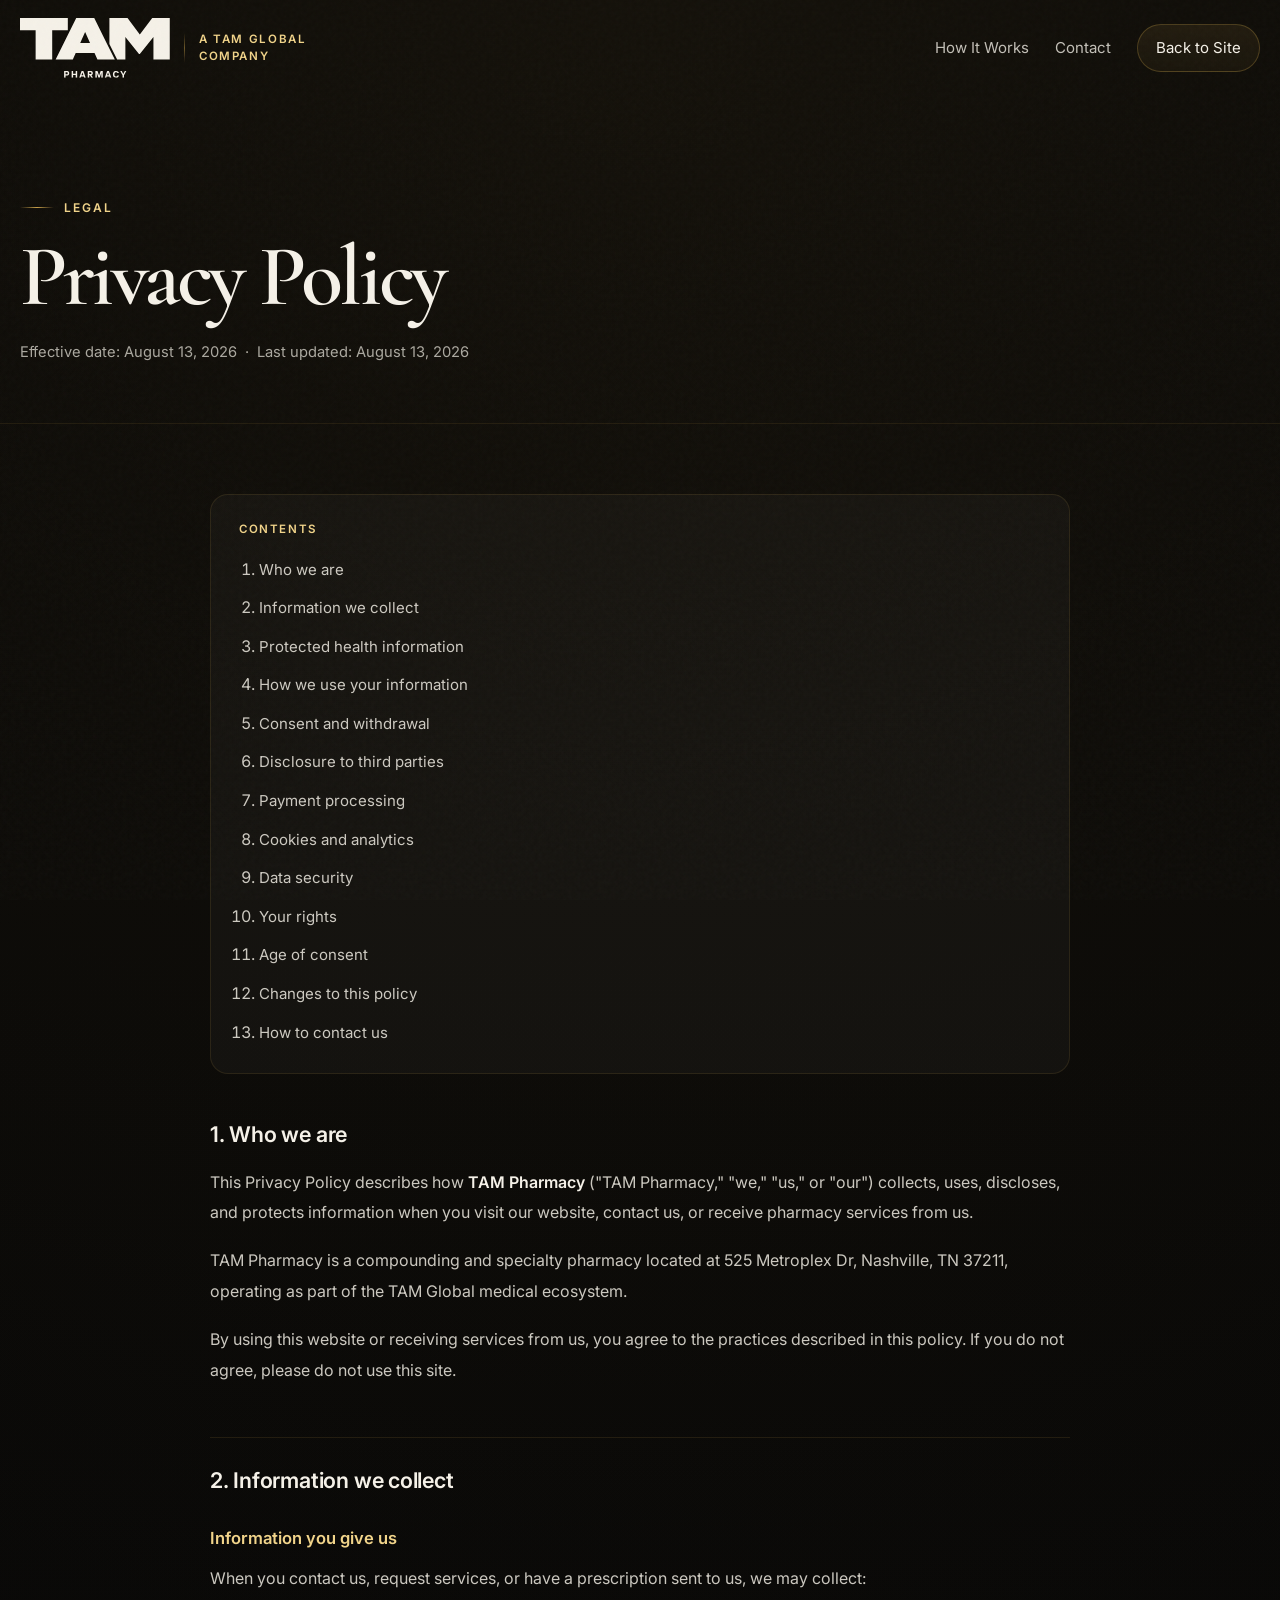
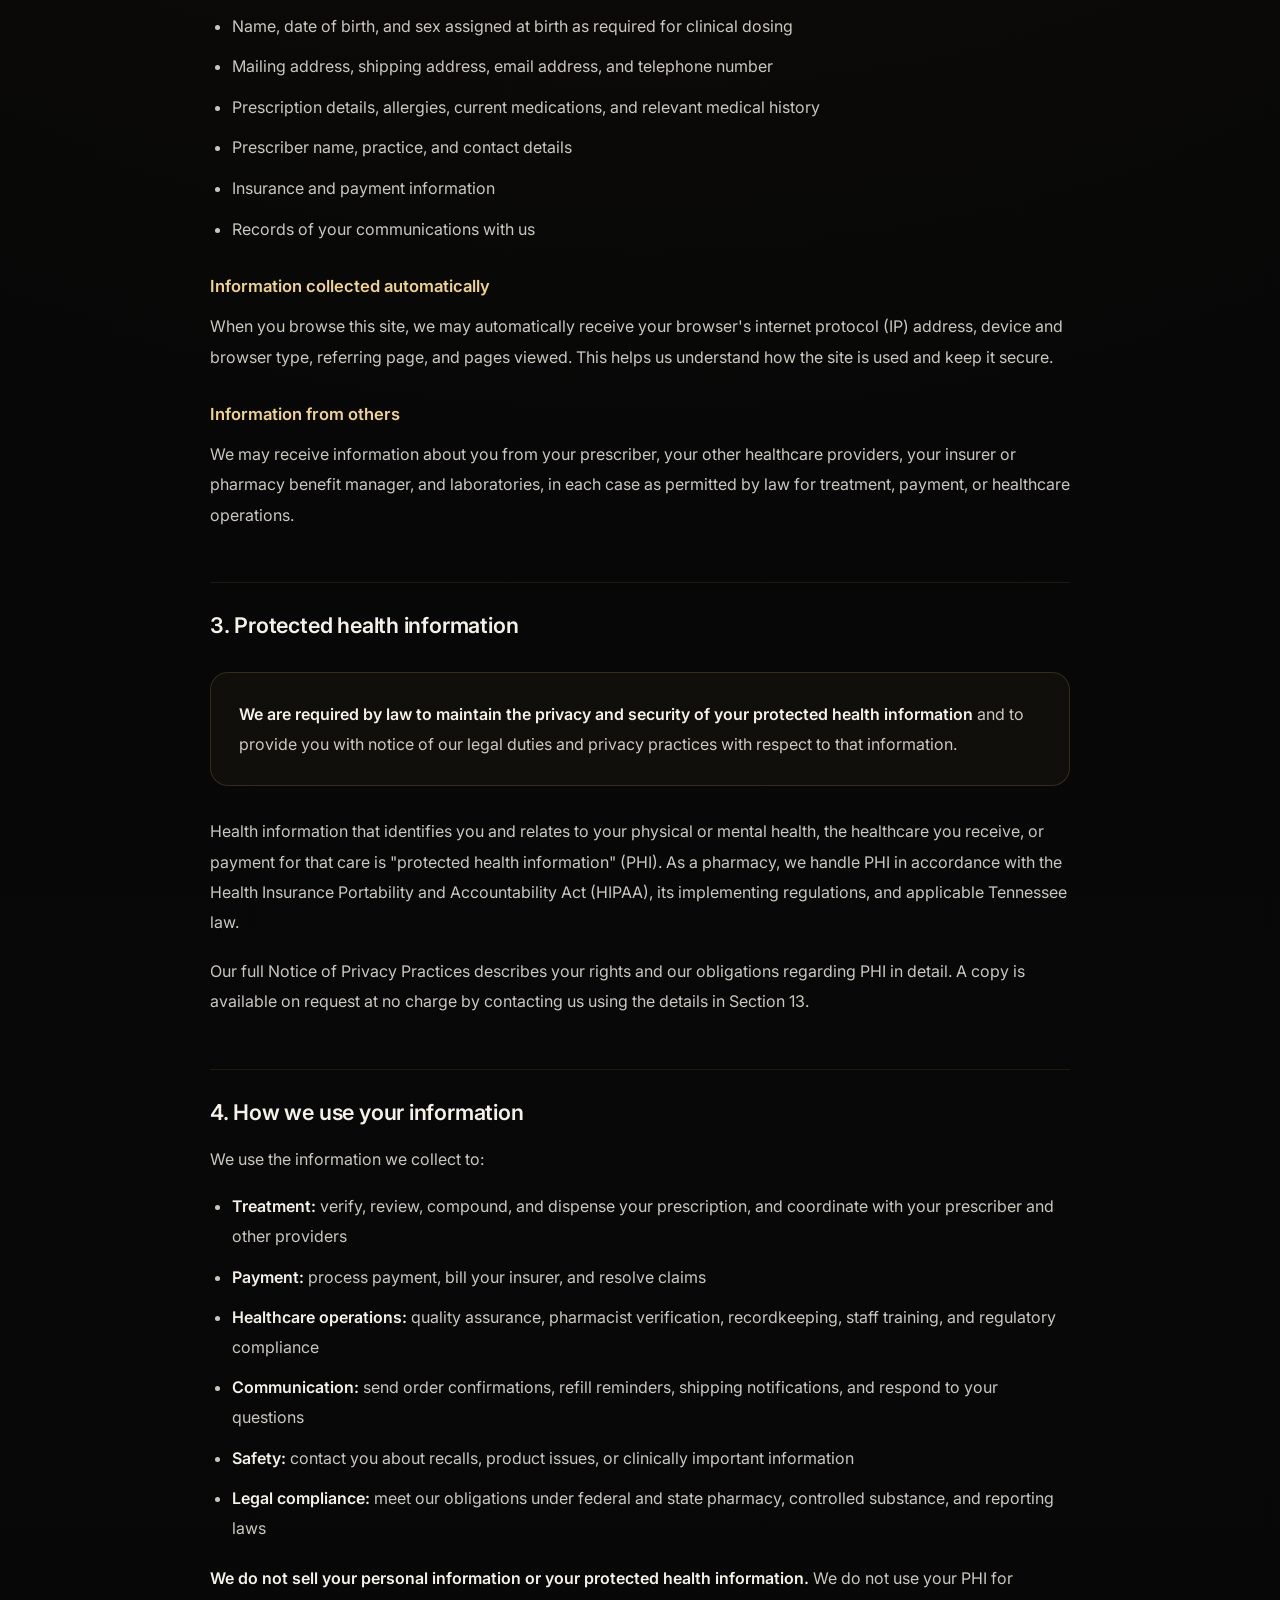
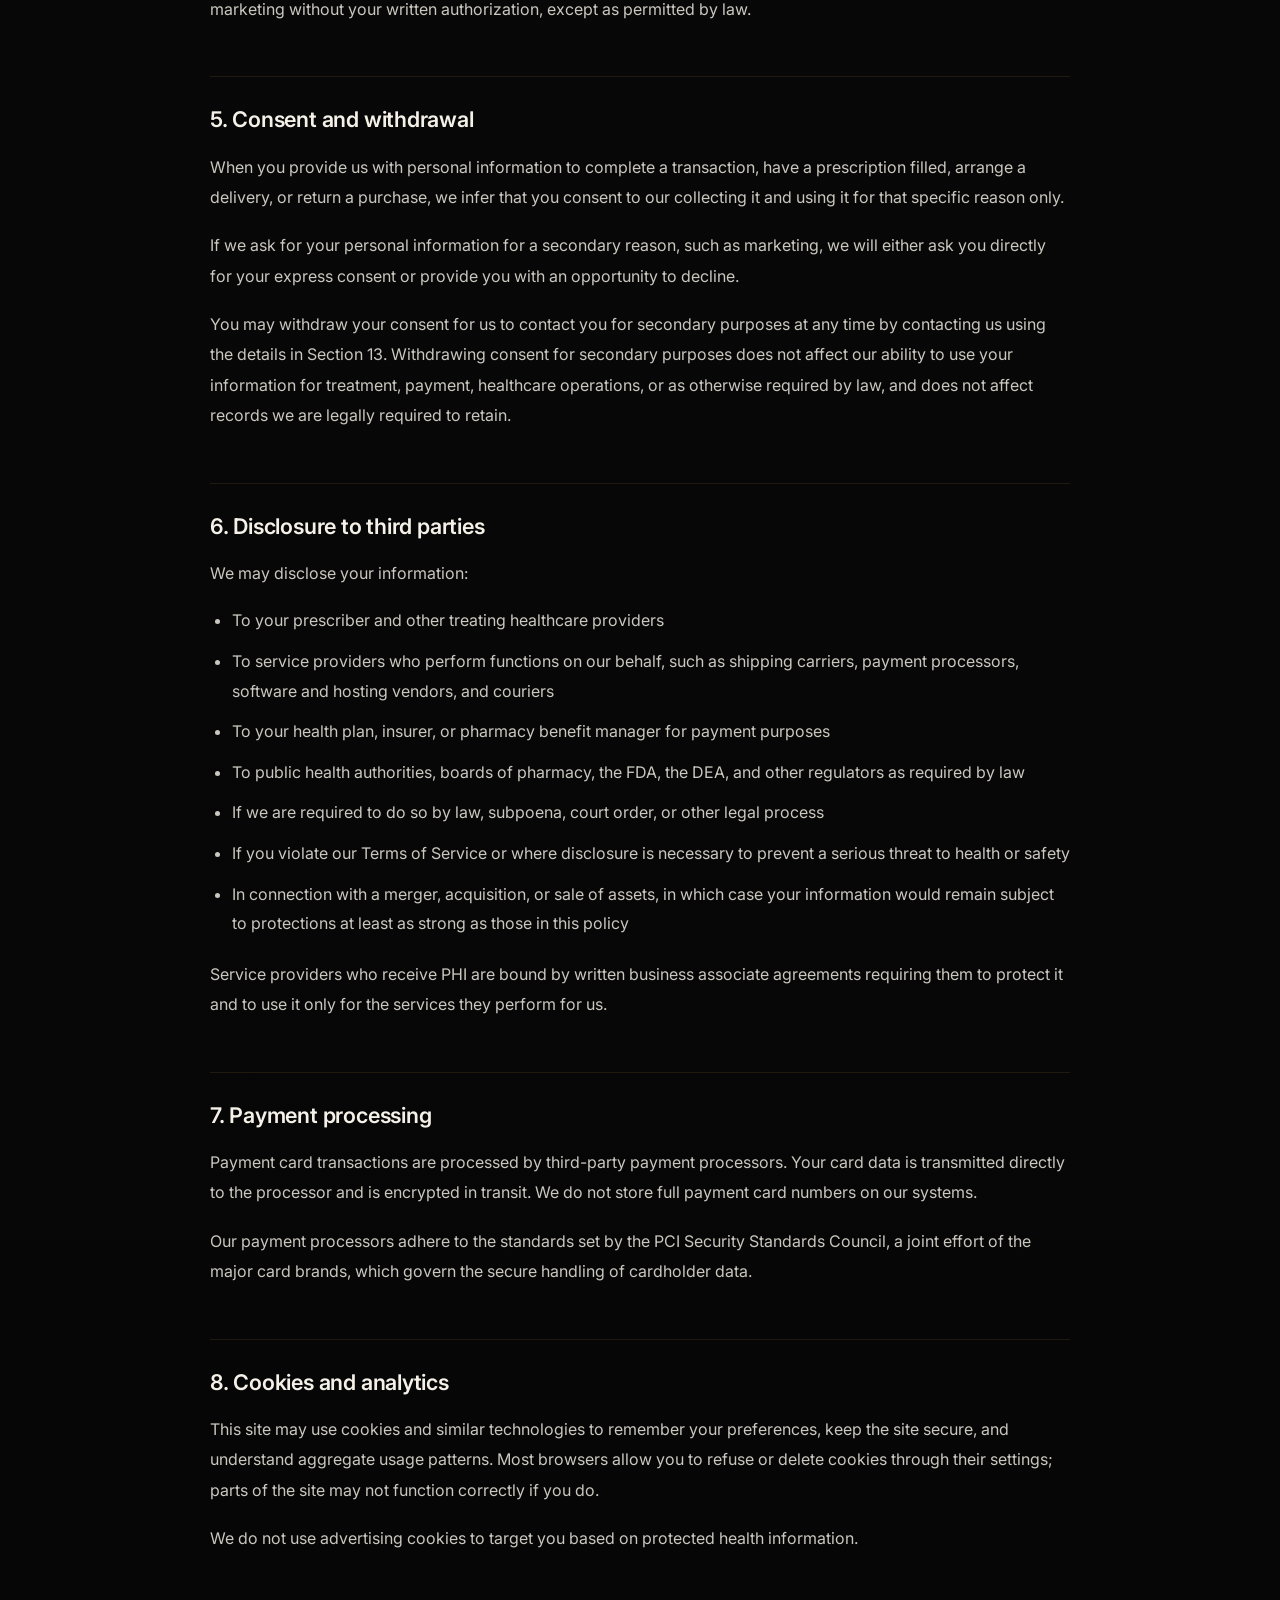
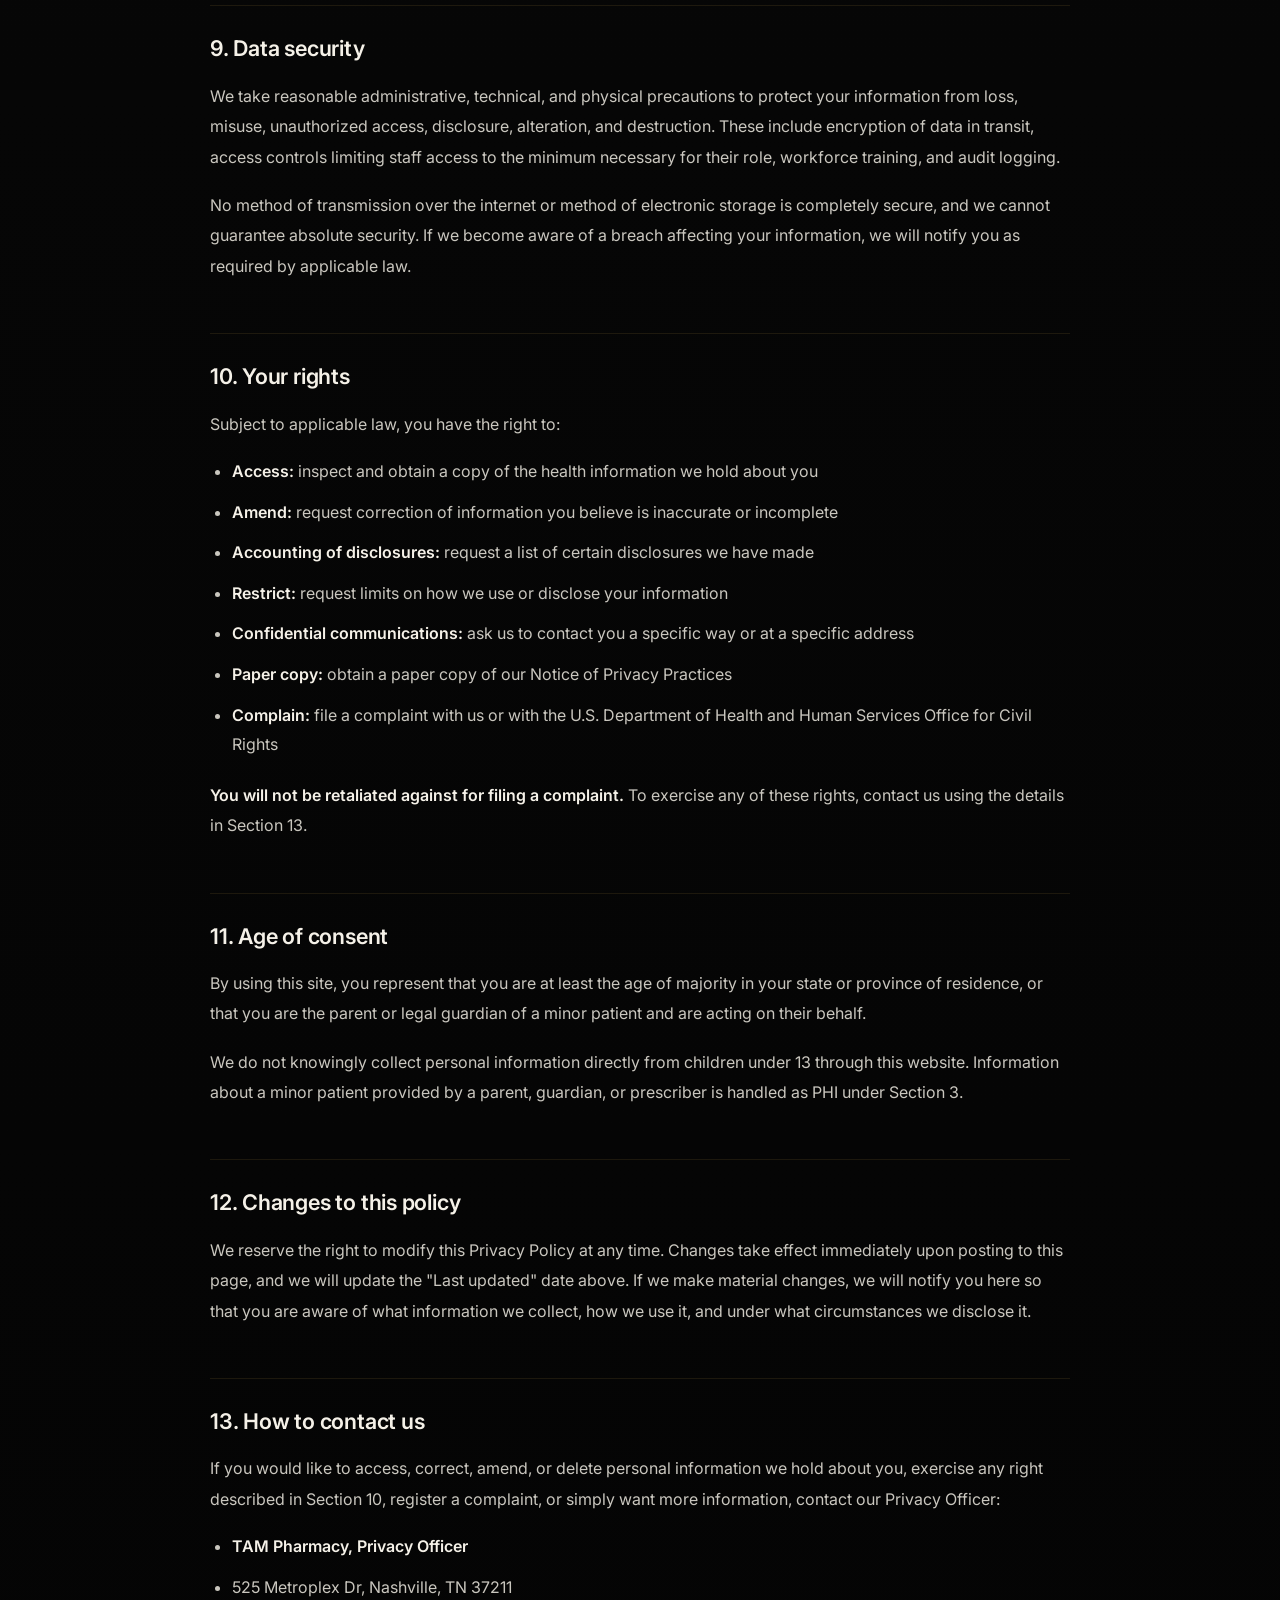
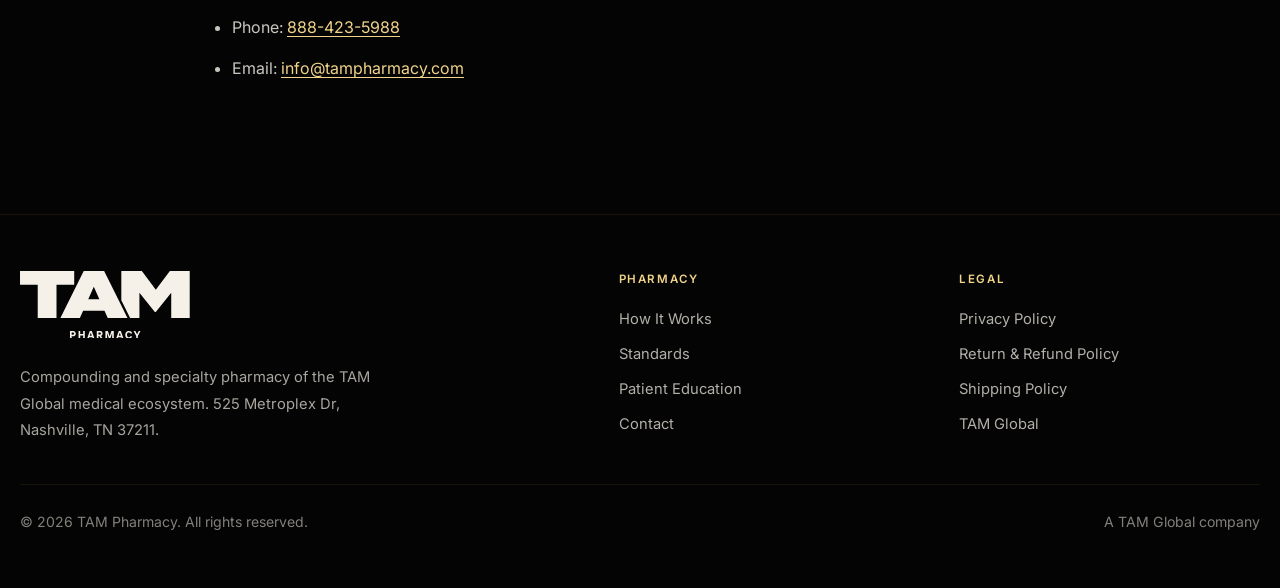
<file: privacy-policy.html>
<!doctype html>
<html lang="en">
<head>
<meta charset="utf-8" />
<meta name="viewport" content="width=device-width, initial-scale=1" />
<title>Privacy Policy | TAM Pharmacy</title>
<meta name="description" content="How TAM Pharmacy collects, uses, protects, and discloses your personal and protected health information." />
<meta name="robots" content="index, follow" />
<link rel="icon" href="assets/favicon.svg" type="image/svg+xml" />
<link rel="preconnect" href="https://fonts.googleapis.com" />
<link rel="preconnect" href="https://fonts.gstatic.com" crossorigin />
<link href="https://fonts.googleapis.com/css2?family=Inter:wght@300;400;500;600;700;800&family=Cormorant+Garamond:wght@500;600;700&family=JetBrains+Mono:wght@400;700&display=swap" rel="stylesheet" />
<link rel="stylesheet" href="assets/site.css" />
</head>
<body>

<svg width="0" height="0" style="position:absolute" aria-hidden="true" focusable="false"><symbol id="logo-tam-pharmacy" viewBox="0 0 535 213"><path fill-rule="nonzero" fill="currentColor" d="M 170.585938 43.628906 L 114.851562 43.628906 L 114.851562 148.125 L 55.738281 148.125 L 55.738281 43.628906 L 0.0117188 43.628906 L 0.0117188 0.351562 L 170.585938 0.351562 "/> <path fill-rule="nonzero" fill="currentColor" d="M 471.707031 0.351562 L 427.375 58.828125 L 383.464844 0.351562 L 318.867188 0.351562 L 318.867188 92.457031 L 346.542969 148.125 L 375.863281 148.125 L 375.863281 68.117188 L 424.417969 128.703125 L 427.375 128.703125 L 475.929688 68.117188 L 475.929688 148.125 L 534.195312 148.125 L 534.195312 0.351562 "/> <path fill-rule="nonzero" fill="currentColor" d="M 214.742188 89.019531 L 232.265625 49.75 L 249.785156 89.019531 Z M 310.5625 92.457031 L 264.773438 0.351562 L 200.597656 0.351562 L 127.132812 148.125 L 188.351562 148.125 L 198.695312 124.90625 L 265.828125 124.90625 L 276.175781 148.125 L 338.238281 148.125 "/> <g fill="currentColor" transform="translate(154.986,212.672656)"><path d="M 2.328125 0 L 2.328125 -23.65625 L 12.203125 -23.65625 C 13.828125 -23.65625 15.269531 -23.304688 16.53125 -22.609375 C 17.789062 -21.910156 18.769531 -20.941406 19.46875 -19.703125 C 20.164062 -18.460938 20.515625 -17.066406 20.515625 -15.515625 C 20.515625 -13.929688 20.164062 -12.519531 19.46875 -11.28125 C 18.769531 -10.039062 17.789062 -9.070312 16.53125 -8.375 C 15.269531 -7.675781 13.828125 -7.328125 12.203125 -7.328125 L 7.53125 -7.328125 L 7.53125 0 Z M 11.65625 -12 C 12.445312 -12 13.109375 -12.140625 13.640625 -12.421875 C 14.171875 -12.703125 14.582031 -13.113281 14.875 -13.65625 C 15.164062 -14.195312 15.3125 -14.816406 15.3125 -15.515625 C 15.3125 -16.597656 14.988281 -17.445312 14.34375 -18.0625 C 13.707031 -18.6875 12.8125 -19 11.65625 -19 L 7.53125 -19 L 7.53125 -12 Z M 11.65625 -12 "/></g> <g fill="currentColor" transform="translate(181.883318,212.672656)"><path d="M 16.796875 0 L 16.796875 -23.65625 L 22.03125 -23.65625 L 22.03125 0 Z M 2.328125 0 L 2.328125 -23.65625 L 7.53125 -23.65625 L 7.53125 0 Z M 6.625 -9.5625 L 6.625 -14.265625 L 17.703125 -14.265625 L 17.703125 -9.5625 Z M 6.625 -9.5625 "/></g> <g fill="currentColor" transform="translate(211.31493,212.672656)"><path d="M -0.171875 0 L 8.25 -23.65625 L 14.640625 -23.65625 L 23.078125 0 L 17.703125 0 L 11.484375 -17.984375 L 11.328125 -17.984375 L 5.0625 0 Z M 5.40625 -4.359375 L 7.09375 -8.828125 L 15.8125 -8.828125 L 17.5 -4.359375 Z M 5.40625 -4.359375 "/></g> <g fill="currentColor" transform="translate(239.293547,212.672656)"><path d="M 15.484375 0 L 9.390625 -9.21875 L 15.171875 -9.21875 L 21.359375 0 Z M 2.328125 0 L 2.328125 -23.65625 L 12.53125 -23.65625 C 14.132812 -23.65625 15.53125 -23.328125 16.71875 -22.671875 C 17.914062 -22.023438 18.847656 -21.113281 19.515625 -19.9375 C 20.179688 -18.769531 20.515625 -17.40625 20.515625 -15.84375 C 20.515625 -14.3125 20.171875 -12.96875 19.484375 -11.8125 C 18.796875 -10.65625 17.910156 -9.769531 16.828125 -9.15625 C 15.742188 -8.550781 14.628906 -8.25 13.484375 -8.25 L 7.53125 -8.25 L 7.53125 0 Z M 12.171875 -12.703125 C 12.773438 -12.703125 13.316406 -12.828125 13.796875 -13.078125 C 14.285156 -13.328125 14.664062 -13.691406 14.9375 -14.171875 C 15.207031 -14.660156 15.34375 -15.21875 15.34375 -15.84375 C 15.34375 -16.8125 15.039062 -17.578125 14.4375 -18.140625 C 13.84375 -18.710938 13.085938 -19 12.171875 -19 L 7.53125 -19 L 7.53125 -12.703125 Z M 12.171875 -12.703125 "/></g> <g fill="currentColor" transform="translate(266.528771,212.672656)"><path d="M 2.328125 0 L 2.328125 -23.65625 L 9.90625 -23.65625 L 15.484375 -7.328125 L 15.6875 -7.328125 L 21.1875 -23.65625 L 28.6875 -23.65625 L 28.6875 0 L 23.484375 0 L 23.484375 -16.53125 L 23.3125 -16.53125 L 17.640625 0 L 13.390625 0 L 7.703125 -16.53125 L 7.53125 -16.53125 L 7.53125 0 Z M 2.328125 0 "/></g> <g fill="currentColor" transform="translate(302.617131,212.672656)"><path d="M -0.171875 0 L 8.25 -23.65625 L 14.640625 -23.65625 L 23.078125 0 L 17.703125 0 L 11.484375 -17.984375 L 11.328125 -17.984375 L 5.0625 0 Z M 5.40625 -4.359375 L 7.09375 -8.828125 L 15.8125 -8.828125 L 17.5 -4.359375 Z M 5.40625 -4.359375 "/></g> <g fill="currentColor" transform="translate(330.088754,212.672656)"><path d="M 12.5 0.34375 C 10.25 0.34375 8.285156 -0.132812 6.609375 -1.09375 C 4.929688 -2.050781 3.628906 -3.441406 2.703125 -5.265625 C 1.773438 -7.097656 1.3125 -9.285156 1.3125 -11.828125 C 1.3125 -14.367188 1.773438 -16.550781 2.703125 -18.375 C 3.628906 -20.207031 4.929688 -21.601562 6.609375 -22.5625 C 8.285156 -23.519531 10.25 -24 12.5 -24 C 15.382812 -24 17.675781 -23.289062 19.375 -21.875 C 21.082031 -20.46875 22.238281 -18.5625 22.84375 -16.15625 L 17.46875 -16.15625 C 17.019531 -17.164062 16.40625 -17.945312 15.625 -18.5 C 14.851562 -19.050781 13.8125 -19.328125 12.5 -19.328125 C 11.3125 -19.328125 10.269531 -19.039062 9.375 -18.46875 C 8.488281 -17.894531 7.796875 -17.046875 7.296875 -15.921875 C 6.804688 -14.796875 6.5625 -13.429688 6.5625 -11.828125 C 6.5625 -10.222656 6.804688 -8.859375 7.296875 -7.734375 C 7.796875 -6.609375 8.488281 -5.757812 9.375 -5.1875 C 10.269531 -4.613281 11.3125 -4.328125 12.5 -4.328125 C 13.8125 -4.328125 14.851562 -4.601562 15.625 -5.15625 C 16.40625 -5.707031 17.019531 -6.488281 17.46875 -7.5 L 22.84375 -7.5 C 22.238281 -5.09375 21.082031 -3.179688 19.375 -1.765625 C 17.675781 -0.359375 15.382812 0.34375 12.5 0.34375 Z M 12.5 0.34375 "/></g> <g fill="currentColor" transform="translate(357.999688,212.672656)"><path d="M 7.765625 0 L 7.765625 -8.046875 L -0.5 -23.65625 L 5.03125 -23.65625 L 10.34375 -13.25 L 10.515625 -13.25 L 15.78125 -23.65625 L 21.21875 -23.65625 L 12.9375 -8.046875 L 12.9375 0 Z M 7.765625 0 "/></g></symbol></svg>

<a class="skip-link" href="#main">Skip to content</a>

<nav id="nav" class="scrolled">
  <div class="nav-inner">
    <a class="brand" href="index.html" aria-label="TAM Pharmacy home">
      <span class="brand-logo"><svg viewBox="0 0 535 213" role="img" aria-label="TAM Pharmacy"><use href="#logo-tam-pharmacy"/></svg></span>
      <span class="brand-divider" aria-hidden="true"></span>
      <span class="brand-text"><span>A TAM Global<br />Company</span></span>
    </a>
    <div class="nav-links">
      <a href="index.html#process">How It Works</a>
      <a href="index.html#contact">Contact</a>
      <a class="nav-cta" href="index.html">Back to Site</a>
    </div>
    <button class="nav-toggle" id="navToggle" aria-expanded="false" aria-controls="mobileMenu" aria-label="Open menu">
      <span></span><span></span><span></span>
    </button>
  </div>
  <div class="mobile-menu" id="mobileMenu">
    <a href="index.html#process">How It Works</a>
    <a href="index.html#contact">Contact</a>
    <a href="index.html">Back to Site</a>
  </div>
</nav>

<main id="main">

<header class="legal-hero">
  <div class="container">
    <span class="eyebrow">Legal</span>
    <h1>Privacy Policy</h1>
    <p class="legal-meta">
      Effective date: August 13, 2026 &nbsp;·&nbsp; Last updated: August 13, 2026
    </p>
  </div>
</header>

<div class="legal-body">
  <div class="container">

    <div class="legal-toc">
      <h4>Contents</h4>
      <ol>
        <li><a href="#s1">Who we are</a></li>
        <li><a href="#s2">Information we collect</a></li>
        <li><a href="#s3">Protected health information</a></li>
        <li><a href="#s4">How we use your information</a></li>
        <li><a href="#s5">Consent and withdrawal</a></li>
        <li><a href="#s6">Disclosure to third parties</a></li>
        <li><a href="#s7">Payment processing</a></li>
        <li><a href="#s8">Cookies and analytics</a></li>
        <li><a href="#s9">Data security</a></li>
        <li><a href="#s10">Your rights</a></li>
        <li><a href="#s11">Age of consent</a></li>
        <li><a href="#s12">Changes to this policy</a></li>
        <li><a href="#s13">How to contact us</a></li>
      </ol>
    </div>

    <h2 id="s1">1. Who we are</h2>
    <p>
      This Privacy Policy describes how <strong>TAM Pharmacy</strong> ("TAM
      Pharmacy," "we," "us," or "our") collects, uses, discloses, and protects
      information when you visit our website, contact us, or receive pharmacy
      services from us.
    </p>
    <p>
      TAM Pharmacy is a compounding and specialty pharmacy located at 525
      Metroplex Dr, Nashville, TN 37211, operating as part of the TAM Global
      medical ecosystem.
    </p>
    <p>
      By using this website or receiving services from us, you agree to the
      practices described in this policy. If you do not agree, please do not use
      this site.
    </p>

    <h2 id="s2">2. Information we collect</h2>

    <h3>Information you give us</h3>
    <p>
      When you contact us, request services, or have a prescription sent to us,
      we may collect:
    </p>
    <ul>
      <li>Name, date of birth, and sex assigned at birth as required for clinical dosing</li>
      <li>Mailing address, shipping address, email address, and telephone number</li>
      <li>Prescription details, allergies, current medications, and relevant medical history</li>
      <li>Prescriber name, practice, and contact details</li>
      <li>Insurance and payment information</li>
      <li>Records of your communications with us</li>
    </ul>

    <h3>Information collected automatically</h3>
    <p>
      When you browse this site, we may automatically receive your browser's
      internet protocol (IP) address, device and browser type, referring page,
      and pages viewed. This helps us understand how the site is used and keep
      it secure.
    </p>

    <h3>Information from others</h3>
    <p>
      We may receive information about you from your prescriber, your other
      healthcare providers, your insurer or pharmacy benefit manager, and
      laboratories, in each case as permitted by law for treatment, payment, or
      healthcare operations.
    </p>

    <h2 id="s3">3. Protected health information</h2>
    <div class="legal-callout">
      <p>
        <strong>We are required by law to maintain the privacy and security of
        your protected health information</strong> and to provide you with
        notice of our legal duties and privacy practices with respect to that
        information.
      </p>
    </div>
    <p>
      Health information that identifies you and relates to your physical or
      mental health, the healthcare you receive, or payment for that care is
      "protected health information" (PHI). As a pharmacy, we handle PHI in
      accordance with the Health Insurance Portability and Accountability Act
      (HIPAA), its implementing regulations, and applicable Tennessee law.
    </p>
    <p>
      Our full Notice of Privacy Practices describes your rights and our
      obligations regarding PHI in detail. A copy is available on request at no
      charge by contacting us using the details in Section 13.
    </p>

    <h2 id="s4">4. How we use your information</h2>
    <p>We use the information we collect to:</p>
    <ul>
      <li><strong>Treatment:</strong> verify, review, compound, and dispense your prescription, and coordinate with your prescriber and other providers</li>
      <li><strong>Payment:</strong> process payment, bill your insurer, and resolve claims</li>
      <li><strong>Healthcare operations:</strong> quality assurance, pharmacist verification, recordkeeping, staff training, and regulatory compliance</li>
      <li><strong>Communication:</strong> send order confirmations, refill reminders, shipping notifications, and respond to your questions</li>
      <li><strong>Safety:</strong> contact you about recalls, product issues, or clinically important information</li>
      <li><strong>Legal compliance:</strong> meet our obligations under federal and state pharmacy, controlled substance, and reporting laws</li>
    </ul>
    <p>
      <strong>We do not sell your personal information or your protected health
      information.</strong> We do not use your PHI for marketing without your
      written authorization, except as permitted by law.
    </p>

    <h2 id="s5">5. Consent and withdrawal</h2>
    <p>
      When you provide us with personal information to complete a transaction,
      have a prescription filled, arrange a delivery, or return a purchase, we
      infer that you consent to our collecting it and using it for that specific
      reason only.
    </p>
    <p>
      If we ask for your personal information for a secondary reason, such as
      marketing, we will either ask you directly for your express consent or
      provide you with an opportunity to decline.
    </p>
    <p>
      You may withdraw your consent for us to contact you for secondary purposes
      at any time by contacting us using the details in Section 13. Withdrawing
      consent for secondary purposes does not affect our ability to use your
      information for treatment, payment, healthcare operations, or as otherwise
      required by law, and does not affect records we are legally required to
      retain.
    </p>

    <h2 id="s6">6. Disclosure to third parties</h2>
    <p>We may disclose your information:</p>
    <ul>
      <li>To your prescriber and other treating healthcare providers</li>
      <li>To service providers who perform functions on our behalf, such as shipping carriers, payment processors, software and hosting vendors, and couriers</li>
      <li>To your health plan, insurer, or pharmacy benefit manager for payment purposes</li>
      <li>To public health authorities, boards of pharmacy, the FDA, the DEA, and other regulators as required by law</li>
      <li>If we are required to do so by law, subpoena, court order, or other legal process</li>
      <li>If you violate our Terms of Service or where disclosure is necessary to prevent a serious threat to health or safety</li>
      <li>In connection with a merger, acquisition, or sale of assets, in which case your information would remain subject to protections at least as strong as those in this policy</li>
    </ul>
    <p>
      Service providers who receive PHI are bound by written business associate
      agreements requiring them to protect it and to use it only for the
      services they perform for us.
    </p>

    <h2 id="s7">7. Payment processing</h2>
    <p>
      Payment card transactions are processed by third-party payment processors.
      Your card data is transmitted directly to the processor and is encrypted
      in transit. We do not store full payment card numbers on our systems.
    </p>
    <p>
      Our payment processors adhere to the standards set by the PCI Security
      Standards Council, a joint effort of the major card brands, which govern
      the secure handling of cardholder data.
    </p>

    <h2 id="s8">8. Cookies and analytics</h2>
    <p>
      This site may use cookies and similar technologies to remember your
      preferences, keep the site secure, and understand aggregate usage
      patterns. Most browsers allow you to refuse or delete cookies through
      their settings; parts of the site may not function correctly if you do.
    </p>
    <p>
      We do not use advertising cookies to target you based on protected health
      information.
    </p>

    <h2 id="s9">9. Data security</h2>
    <p>
      We take reasonable administrative, technical, and physical precautions to
      protect your information from loss, misuse, unauthorized access,
      disclosure, alteration, and destruction. These include encryption of data
      in transit, access controls limiting staff access to the minimum necessary
      for their role, workforce training, and audit logging.
    </p>
    <p>
      No method of transmission over the internet or method of electronic
      storage is completely secure, and we cannot guarantee absolute security.
      If we become aware of a breach affecting your information, we will notify
      you as required by applicable law.
    </p>

    <h2 id="s10">10. Your rights</h2>
    <p>Subject to applicable law, you have the right to:</p>
    <ul>
      <li><strong>Access:</strong> inspect and obtain a copy of the health information we hold about you</li>
      <li><strong>Amend:</strong> request correction of information you believe is inaccurate or incomplete</li>
      <li><strong>Accounting of disclosures:</strong> request a list of certain disclosures we have made</li>
      <li><strong>Restrict:</strong> request limits on how we use or disclose your information</li>
      <li><strong>Confidential communications:</strong> ask us to contact you a specific way or at a specific address</li>
      <li><strong>Paper copy:</strong> obtain a paper copy of our Notice of Privacy Practices</li>
      <li><strong>Complain:</strong> file a complaint with us or with the U.S. Department of Health and Human Services Office for Civil Rights</li>
    </ul>
    <p>
      <strong>You will not be retaliated against for filing a complaint.</strong>
      To exercise any of these rights, contact us using the details in Section 13.
    </p>

    <h2 id="s11">11. Age of consent</h2>
    <p>
      By using this site, you represent that you are at least the age of majority
      in your state or province of residence, or that you are the parent or legal
      guardian of a minor patient and are acting on their behalf.
    </p>
    <p>
      We do not knowingly collect personal information directly from children
      under 13 through this website. Information about a minor patient provided
      by a parent, guardian, or prescriber is handled as PHI under Section 3.
    </p>

    <h2 id="s12">12. Changes to this policy</h2>
    <p>
      We reserve the right to modify this Privacy Policy at any time. Changes
      take effect immediately upon posting to this page, and we will update the
      "Last updated" date above. If we make material changes, we will notify you
      here so that you are aware of what information we collect, how we use it,
      and under what circumstances we disclose it.
    </p>

    <h2 id="s13">13. How to contact us</h2>
    <p>
      If you would like to access, correct, amend, or delete personal information
      we hold about you, exercise any right described in Section 10, register a
      complaint, or simply want more information, contact our Privacy Officer:
    </p>
    <ul>
      <li><strong>TAM Pharmacy, Privacy Officer</strong></li>
      <li>525 Metroplex Dr, Nashville, TN 37211</li>
      <li>Phone: <a href="tel:+18884235988">888-423-5988</a></li>
      <li>Email: <a href="mailto:info@tampharmacy.com">info@tampharmacy.com</a></li>
    </ul>

  </div>
</div>

</main>

<footer>
  <div class="footer-top">
    <div>
      <div class="footer-logo"><svg viewBox="0 0 535 213" role="img" aria-label="TAM Pharmacy"><use href="#logo-tam-pharmacy"/></svg></div>
      <p>Compounding and specialty pharmacy of the TAM Global medical ecosystem. 525 Metroplex Dr, Nashville, TN 37211.</p>
    </div>
    <div class="footer-col">
      <h4>Pharmacy</h4>
      <ul>
        <li><a href="index.html#process">How It Works</a></li>
        <li><a href="index.html#standards">Standards</a></li>
        <li><a href="patient-education/subcutaneous-injection-guide.html">Patient Education</a></li>
        <li><a href="index.html#contact">Contact</a></li>
      </ul>
    </div>
    <div class="footer-col">
      <h4>Legal</h4>
      <ul>
        <li><a href="privacy-policy.html">Privacy Policy</a></li>
        <li><a href="return-and-refund-policy.html">Return &amp; Refund Policy</a></li>
        <li><a href="shipping-policy.html">Shipping Policy</a></li>
        <li><a href="https://tam.global/" target="_blank" rel="noopener">TAM Global</a></li>
      </ul>
    </div>
  </div>
  <div class="footer-row">
    <span>&copy; <span id="year">2026</span> TAM Pharmacy. All rights reserved.</span>
    <span>A TAM Global company</span>
  </div>
</footer>

<script src="assets/site.js"></script>
</body>
</html>
</file>
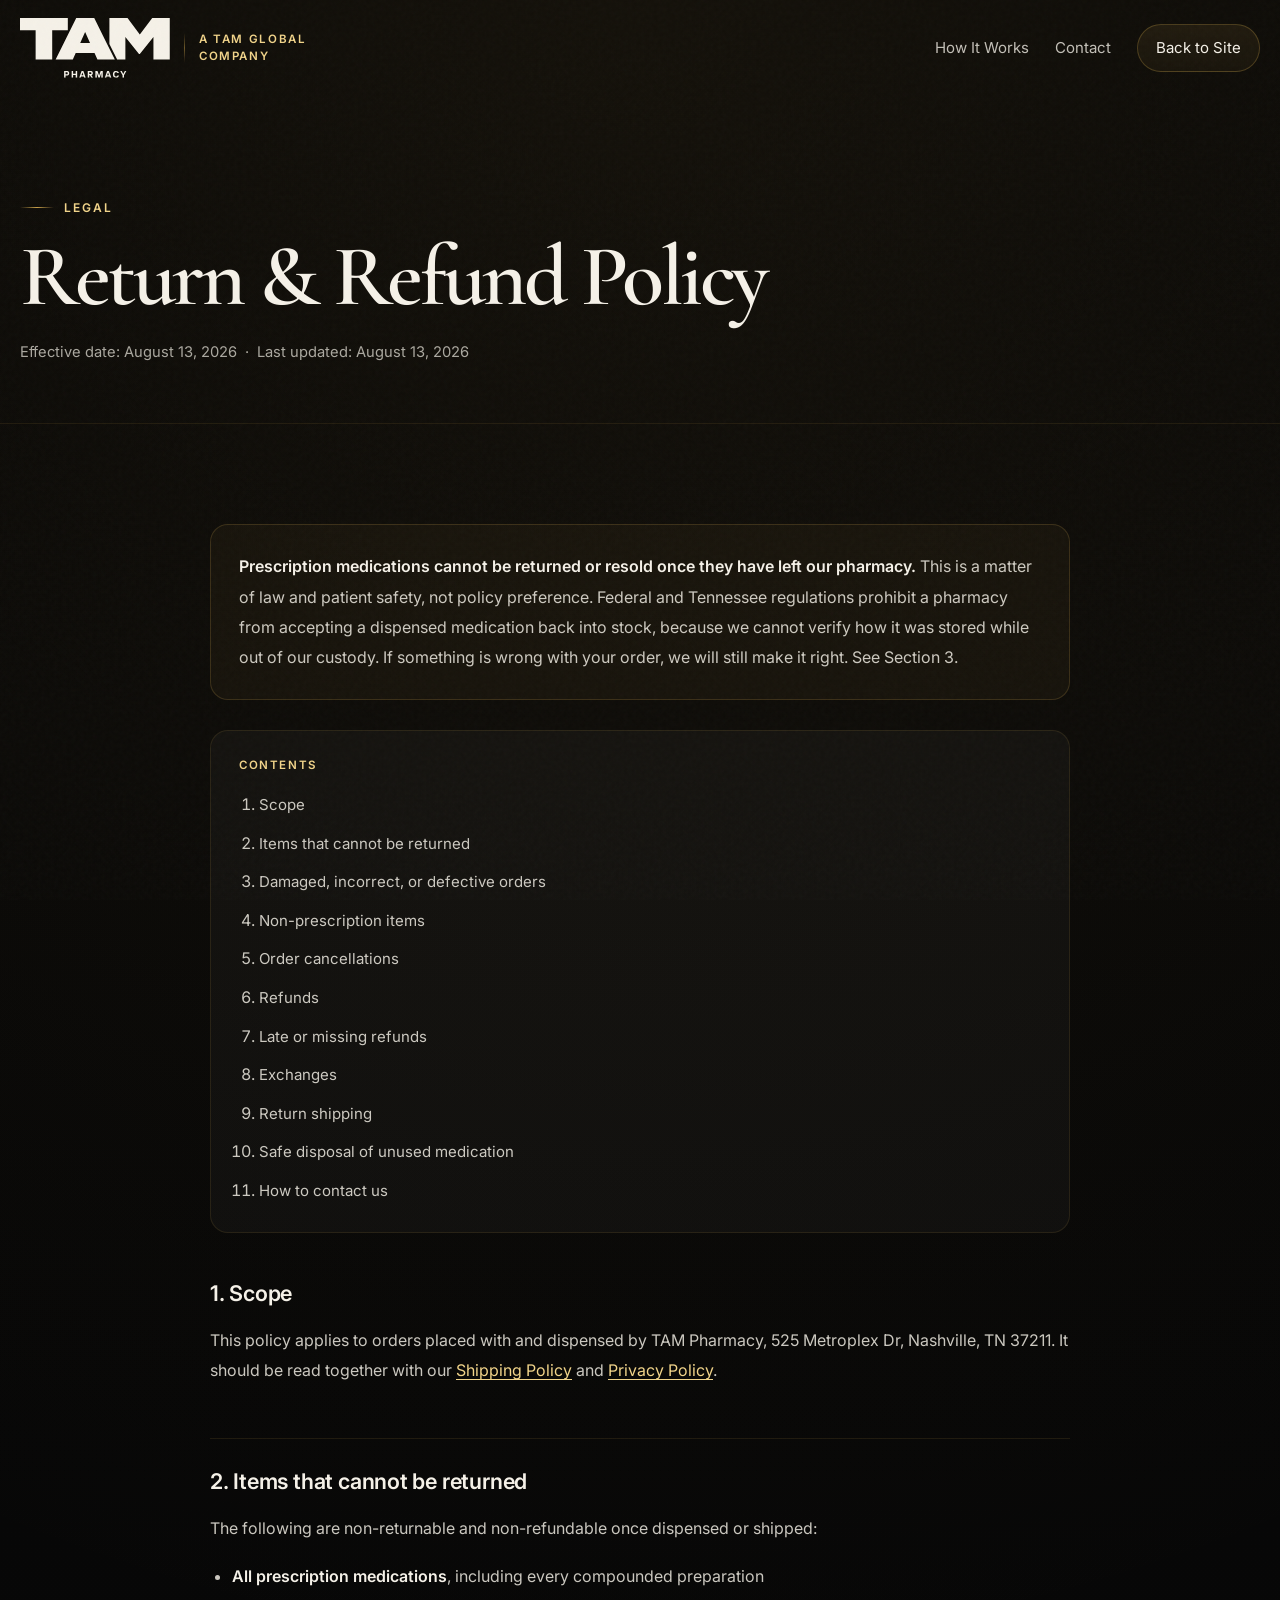
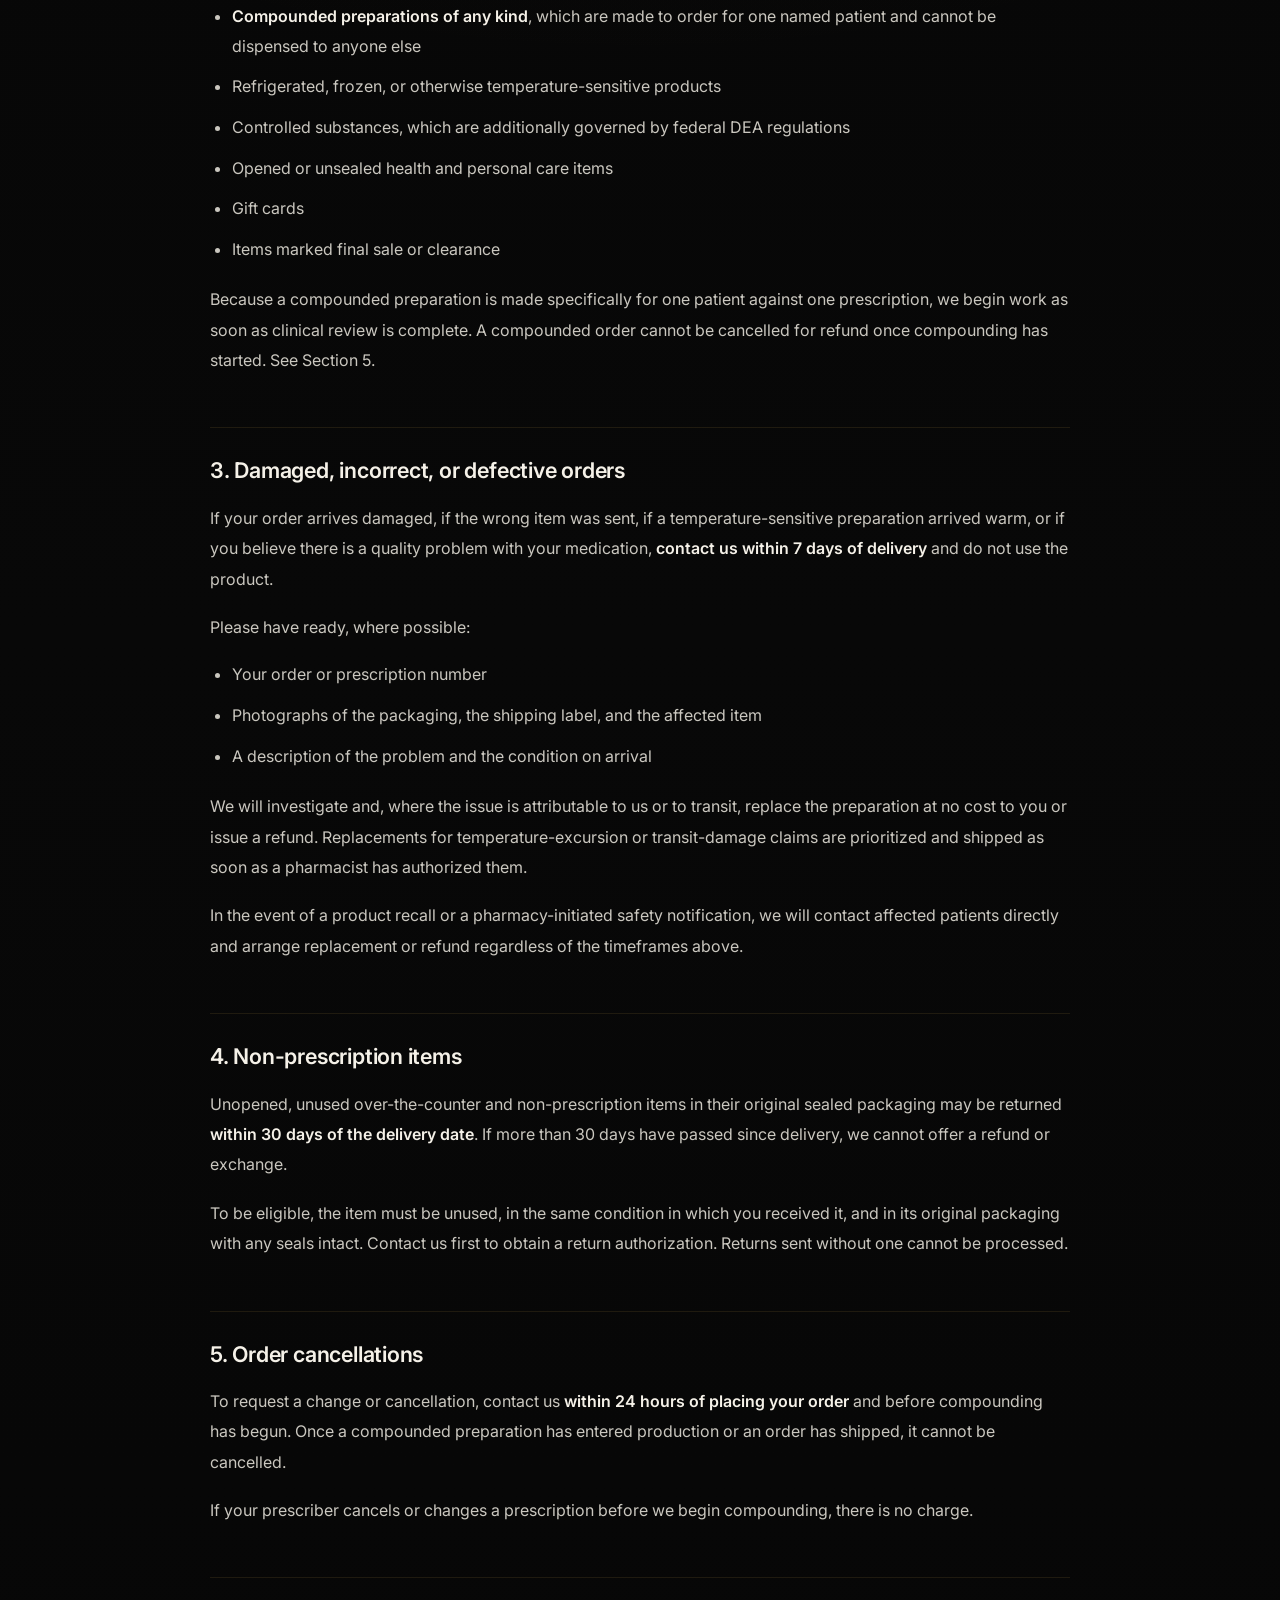
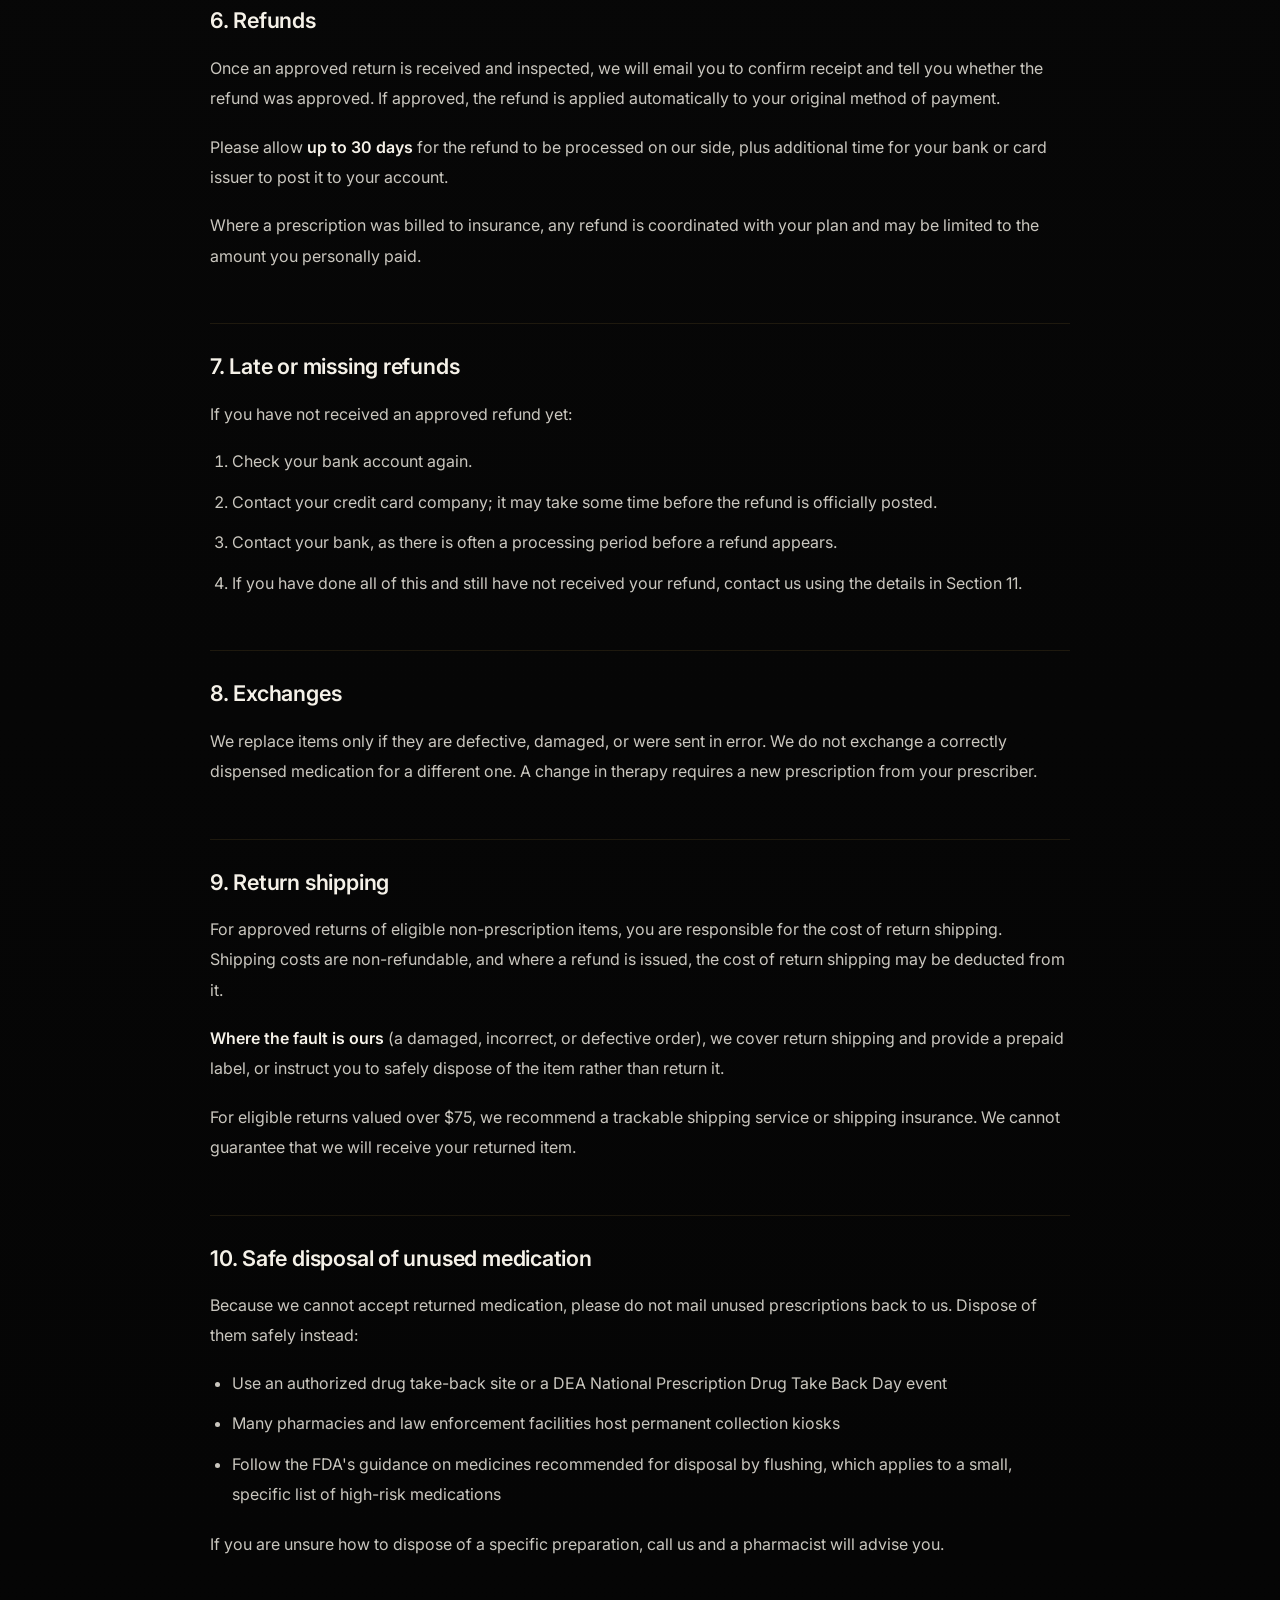
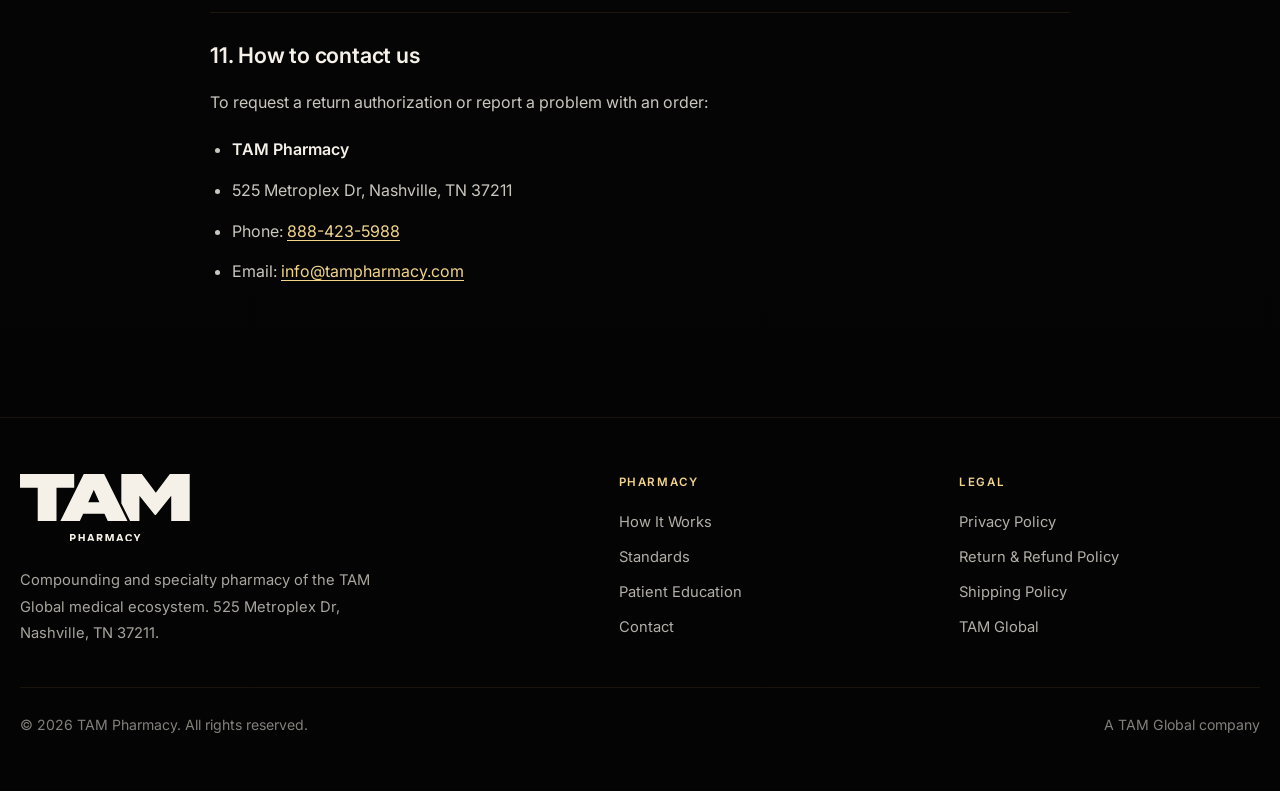
<file: return-and-refund-policy.html>
<!doctype html>
<html lang="en">
<head>
<meta charset="utf-8" />
<meta name="viewport" content="width=device-width, initial-scale=1" />
<title>Return &amp; Refund Policy | TAM Pharmacy</title>
<meta name="description" content="TAM Pharmacy's return and refund policy, including why dispensed prescription medications cannot be returned and how to report a damaged or incorrect order." />
<meta name="robots" content="index, follow" />
<link rel="icon" href="assets/favicon.svg" type="image/svg+xml" />
<link rel="preconnect" href="https://fonts.googleapis.com" />
<link rel="preconnect" href="https://fonts.gstatic.com" crossorigin />
<link href="https://fonts.googleapis.com/css2?family=Inter:wght@300;400;500;600;700;800&family=Cormorant+Garamond:wght@500;600;700&family=JetBrains+Mono:wght@400;700&display=swap" rel="stylesheet" />
<link rel="stylesheet" href="assets/site.css" />
</head>
<body>

<svg width="0" height="0" style="position:absolute" aria-hidden="true" focusable="false"><symbol id="logo-tam-pharmacy" viewBox="0 0 535 213"><path fill-rule="nonzero" fill="currentColor" d="M 170.585938 43.628906 L 114.851562 43.628906 L 114.851562 148.125 L 55.738281 148.125 L 55.738281 43.628906 L 0.0117188 43.628906 L 0.0117188 0.351562 L 170.585938 0.351562 "/> <path fill-rule="nonzero" fill="currentColor" d="M 471.707031 0.351562 L 427.375 58.828125 L 383.464844 0.351562 L 318.867188 0.351562 L 318.867188 92.457031 L 346.542969 148.125 L 375.863281 148.125 L 375.863281 68.117188 L 424.417969 128.703125 L 427.375 128.703125 L 475.929688 68.117188 L 475.929688 148.125 L 534.195312 148.125 L 534.195312 0.351562 "/> <path fill-rule="nonzero" fill="currentColor" d="M 214.742188 89.019531 L 232.265625 49.75 L 249.785156 89.019531 Z M 310.5625 92.457031 L 264.773438 0.351562 L 200.597656 0.351562 L 127.132812 148.125 L 188.351562 148.125 L 198.695312 124.90625 L 265.828125 124.90625 L 276.175781 148.125 L 338.238281 148.125 "/> <g fill="currentColor" transform="translate(154.986,212.672656)"><path d="M 2.328125 0 L 2.328125 -23.65625 L 12.203125 -23.65625 C 13.828125 -23.65625 15.269531 -23.304688 16.53125 -22.609375 C 17.789062 -21.910156 18.769531 -20.941406 19.46875 -19.703125 C 20.164062 -18.460938 20.515625 -17.066406 20.515625 -15.515625 C 20.515625 -13.929688 20.164062 -12.519531 19.46875 -11.28125 C 18.769531 -10.039062 17.789062 -9.070312 16.53125 -8.375 C 15.269531 -7.675781 13.828125 -7.328125 12.203125 -7.328125 L 7.53125 -7.328125 L 7.53125 0 Z M 11.65625 -12 C 12.445312 -12 13.109375 -12.140625 13.640625 -12.421875 C 14.171875 -12.703125 14.582031 -13.113281 14.875 -13.65625 C 15.164062 -14.195312 15.3125 -14.816406 15.3125 -15.515625 C 15.3125 -16.597656 14.988281 -17.445312 14.34375 -18.0625 C 13.707031 -18.6875 12.8125 -19 11.65625 -19 L 7.53125 -19 L 7.53125 -12 Z M 11.65625 -12 "/></g> <g fill="currentColor" transform="translate(181.883318,212.672656)"><path d="M 16.796875 0 L 16.796875 -23.65625 L 22.03125 -23.65625 L 22.03125 0 Z M 2.328125 0 L 2.328125 -23.65625 L 7.53125 -23.65625 L 7.53125 0 Z M 6.625 -9.5625 L 6.625 -14.265625 L 17.703125 -14.265625 L 17.703125 -9.5625 Z M 6.625 -9.5625 "/></g> <g fill="currentColor" transform="translate(211.31493,212.672656)"><path d="M -0.171875 0 L 8.25 -23.65625 L 14.640625 -23.65625 L 23.078125 0 L 17.703125 0 L 11.484375 -17.984375 L 11.328125 -17.984375 L 5.0625 0 Z M 5.40625 -4.359375 L 7.09375 -8.828125 L 15.8125 -8.828125 L 17.5 -4.359375 Z M 5.40625 -4.359375 "/></g> <g fill="currentColor" transform="translate(239.293547,212.672656)"><path d="M 15.484375 0 L 9.390625 -9.21875 L 15.171875 -9.21875 L 21.359375 0 Z M 2.328125 0 L 2.328125 -23.65625 L 12.53125 -23.65625 C 14.132812 -23.65625 15.53125 -23.328125 16.71875 -22.671875 C 17.914062 -22.023438 18.847656 -21.113281 19.515625 -19.9375 C 20.179688 -18.769531 20.515625 -17.40625 20.515625 -15.84375 C 20.515625 -14.3125 20.171875 -12.96875 19.484375 -11.8125 C 18.796875 -10.65625 17.910156 -9.769531 16.828125 -9.15625 C 15.742188 -8.550781 14.628906 -8.25 13.484375 -8.25 L 7.53125 -8.25 L 7.53125 0 Z M 12.171875 -12.703125 C 12.773438 -12.703125 13.316406 -12.828125 13.796875 -13.078125 C 14.285156 -13.328125 14.664062 -13.691406 14.9375 -14.171875 C 15.207031 -14.660156 15.34375 -15.21875 15.34375 -15.84375 C 15.34375 -16.8125 15.039062 -17.578125 14.4375 -18.140625 C 13.84375 -18.710938 13.085938 -19 12.171875 -19 L 7.53125 -19 L 7.53125 -12.703125 Z M 12.171875 -12.703125 "/></g> <g fill="currentColor" transform="translate(266.528771,212.672656)"><path d="M 2.328125 0 L 2.328125 -23.65625 L 9.90625 -23.65625 L 15.484375 -7.328125 L 15.6875 -7.328125 L 21.1875 -23.65625 L 28.6875 -23.65625 L 28.6875 0 L 23.484375 0 L 23.484375 -16.53125 L 23.3125 -16.53125 L 17.640625 0 L 13.390625 0 L 7.703125 -16.53125 L 7.53125 -16.53125 L 7.53125 0 Z M 2.328125 0 "/></g> <g fill="currentColor" transform="translate(302.617131,212.672656)"><path d="M -0.171875 0 L 8.25 -23.65625 L 14.640625 -23.65625 L 23.078125 0 L 17.703125 0 L 11.484375 -17.984375 L 11.328125 -17.984375 L 5.0625 0 Z M 5.40625 -4.359375 L 7.09375 -8.828125 L 15.8125 -8.828125 L 17.5 -4.359375 Z M 5.40625 -4.359375 "/></g> <g fill="currentColor" transform="translate(330.088754,212.672656)"><path d="M 12.5 0.34375 C 10.25 0.34375 8.285156 -0.132812 6.609375 -1.09375 C 4.929688 -2.050781 3.628906 -3.441406 2.703125 -5.265625 C 1.773438 -7.097656 1.3125 -9.285156 1.3125 -11.828125 C 1.3125 -14.367188 1.773438 -16.550781 2.703125 -18.375 C 3.628906 -20.207031 4.929688 -21.601562 6.609375 -22.5625 C 8.285156 -23.519531 10.25 -24 12.5 -24 C 15.382812 -24 17.675781 -23.289062 19.375 -21.875 C 21.082031 -20.46875 22.238281 -18.5625 22.84375 -16.15625 L 17.46875 -16.15625 C 17.019531 -17.164062 16.40625 -17.945312 15.625 -18.5 C 14.851562 -19.050781 13.8125 -19.328125 12.5 -19.328125 C 11.3125 -19.328125 10.269531 -19.039062 9.375 -18.46875 C 8.488281 -17.894531 7.796875 -17.046875 7.296875 -15.921875 C 6.804688 -14.796875 6.5625 -13.429688 6.5625 -11.828125 C 6.5625 -10.222656 6.804688 -8.859375 7.296875 -7.734375 C 7.796875 -6.609375 8.488281 -5.757812 9.375 -5.1875 C 10.269531 -4.613281 11.3125 -4.328125 12.5 -4.328125 C 13.8125 -4.328125 14.851562 -4.601562 15.625 -5.15625 C 16.40625 -5.707031 17.019531 -6.488281 17.46875 -7.5 L 22.84375 -7.5 C 22.238281 -5.09375 21.082031 -3.179688 19.375 -1.765625 C 17.675781 -0.359375 15.382812 0.34375 12.5 0.34375 Z M 12.5 0.34375 "/></g> <g fill="currentColor" transform="translate(357.999688,212.672656)"><path d="M 7.765625 0 L 7.765625 -8.046875 L -0.5 -23.65625 L 5.03125 -23.65625 L 10.34375 -13.25 L 10.515625 -13.25 L 15.78125 -23.65625 L 21.21875 -23.65625 L 12.9375 -8.046875 L 12.9375 0 Z M 7.765625 0 "/></g></symbol></svg>

<a class="skip-link" href="#main">Skip to content</a>

<nav id="nav" class="scrolled">
  <div class="nav-inner">
    <a class="brand" href="index.html" aria-label="TAM Pharmacy home">
      <span class="brand-logo"><svg viewBox="0 0 535 213" role="img" aria-label="TAM Pharmacy"><use href="#logo-tam-pharmacy"/></svg></span>
      <span class="brand-divider" aria-hidden="true"></span>
      <span class="brand-text"><span>A TAM Global<br />Company</span></span>
    </a>
    <div class="nav-links">
      <a href="index.html#process">How It Works</a>
      <a href="index.html#contact">Contact</a>
      <a class="nav-cta" href="index.html">Back to Site</a>
    </div>
    <button class="nav-toggle" id="navToggle" aria-expanded="false" aria-controls="mobileMenu" aria-label="Open menu">
      <span></span><span></span><span></span>
    </button>
  </div>
  <div class="mobile-menu" id="mobileMenu">
    <a href="index.html#process">How It Works</a>
    <a href="index.html#contact">Contact</a>
    <a href="index.html">Back to Site</a>
  </div>
</nav>

<main id="main">

<header class="legal-hero">
  <div class="container">
    <span class="eyebrow">Legal</span>
    <h1>Return &amp; Refund Policy</h1>
    <p class="legal-meta">
      Effective date: August 13, 2026 &nbsp;·&nbsp; Last updated: August 13, 2026
    </p>
  </div>
</header>

<div class="legal-body">
  <div class="container">

    <div class="legal-callout">
      <p>
        <strong>Prescription medications cannot be returned or resold once they
        have left our pharmacy.</strong> This is a matter of law and patient
        safety, not policy preference. Federal and Tennessee regulations
        prohibit a pharmacy from accepting a dispensed medication back into
        stock, because we cannot verify how it was stored while out of our
        custody. If something is wrong with your order, we will still make it
        right. See Section 3.
      </p>
    </div>

    <div class="legal-toc">
      <h4>Contents</h4>
      <ol>
        <li><a href="#s1">Scope</a></li>
        <li><a href="#s2">Items that cannot be returned</a></li>
        <li><a href="#s3">Damaged, incorrect, or defective orders</a></li>
        <li><a href="#s4">Non-prescription items</a></li>
        <li><a href="#s5">Order cancellations</a></li>
        <li><a href="#s6">Refunds</a></li>
        <li><a href="#s7">Late or missing refunds</a></li>
        <li><a href="#s8">Exchanges</a></li>
        <li><a href="#s9">Return shipping</a></li>
        <li><a href="#s10">Safe disposal of unused medication</a></li>
        <li><a href="#s11">How to contact us</a></li>
      </ol>
    </div>

    <h2 id="s1">1. Scope</h2>
    <p>
      This policy applies to orders placed with and dispensed by TAM Pharmacy,
      525 Metroplex Dr, Nashville, TN 37211. It should be read together with our
      <a href="shipping-policy.html">Shipping Policy</a> and
      <a href="privacy-policy.html">Privacy Policy</a>.
    </p>

    <h2 id="s2">2. Items that cannot be returned</h2>
    <p>
      The following are non-returnable and non-refundable once dispensed or
      shipped:
    </p>
    <ul>
      <li><strong>All prescription medications</strong>, including every compounded preparation</li>
      <li><strong>Compounded preparations of any kind</strong>, which are made to order for one named patient and cannot be dispensed to anyone else</li>
      <li>Refrigerated, frozen, or otherwise temperature-sensitive products</li>
      <li>Controlled substances, which are additionally governed by federal DEA regulations</li>
      <li>Opened or unsealed health and personal care items</li>
      <li>Gift cards</li>
      <li>Items marked final sale or clearance</li>
    </ul>
    <p>
      Because a compounded preparation is made specifically for one patient
      against one prescription, we begin work as soon as clinical review is
      complete. A compounded order cannot be cancelled for refund once
      compounding has started. See Section 5.
    </p>

    <h2 id="s3">3. Damaged, incorrect, or defective orders</h2>
    <p>
      If your order arrives damaged, if the wrong item was sent, if a
      temperature-sensitive preparation arrived warm, or if you believe there is
      a quality problem with your medication, <strong>contact us within 7 days of
      delivery</strong> and do not use the product.
    </p>
    <p>Please have ready, where possible:</p>
    <ul>
      <li>Your order or prescription number</li>
      <li>Photographs of the packaging, the shipping label, and the affected item</li>
      <li>A description of the problem and the condition on arrival</li>
    </ul>
    <p>
      We will investigate and, where the issue is attributable to us or to
      transit, replace the preparation at no cost to you or issue a refund.
      Replacements for temperature-excursion or transit-damage claims are
      prioritized and shipped as soon as a pharmacist has authorized them.
    </p>
    <p>
      In the event of a product recall or a pharmacy-initiated safety
      notification, we will contact affected patients directly and arrange
      replacement or refund regardless of the timeframes above.
    </p>

    <h2 id="s4">4. Non-prescription items</h2>
    <p>
      Unopened, unused over-the-counter and non-prescription items in their
      original sealed packaging may be returned <strong>within 30 days of the
      delivery date</strong>. If more than 30 days have passed since delivery, we
      cannot offer a refund or exchange.
    </p>
    <p>
      To be eligible, the item must be unused, in the same condition in which you
      received it, and in its original packaging with any seals intact. Contact
      us first to obtain a return authorization. Returns sent without one cannot
      be processed.
    </p>

    <h2 id="s5">5. Order cancellations</h2>
    <p>
      To request a change or cancellation, contact us <strong>within 24 hours of
      placing your order</strong> and before compounding has begun. Once a
      compounded preparation has entered production or an order has shipped, it
      cannot be cancelled.
    </p>
    <p>
      If your prescriber cancels or changes a prescription before we begin
      compounding, there is no charge.
    </p>

    <h2 id="s6">6. Refunds</h2>
    <p>
      Once an approved return is received and inspected, we will email you to
      confirm receipt and tell you whether the refund was approved. If approved,
      the refund is applied automatically to your original method of payment.
    </p>
    <p>
      Please allow <strong>up to 30 days</strong> for the refund to be processed
      on our side, plus additional time for your bank or card issuer to post it
      to your account.
    </p>
    <p>
      Where a prescription was billed to insurance, any refund is coordinated
      with your plan and may be limited to the amount you personally paid.
    </p>

    <h2 id="s7">7. Late or missing refunds</h2>
    <p>If you have not received an approved refund yet:</p>
    <ol>
      <li>Check your bank account again.</li>
      <li>Contact your credit card company; it may take some time before the refund is officially posted.</li>
      <li>Contact your bank, as there is often a processing period before a refund appears.</li>
      <li>If you have done all of this and still have not received your refund, contact us using the details in Section 11.</li>
    </ol>

    <h2 id="s8">8. Exchanges</h2>
    <p>
      We replace items only if they are defective, damaged, or were sent in
      error. We do not exchange a correctly dispensed medication for a different
      one. A change in therapy requires a new prescription from your prescriber.
    </p>

    <h2 id="s9">9. Return shipping</h2>
    <p>
      For approved returns of eligible non-prescription items, you are
      responsible for the cost of return shipping. Shipping costs are
      non-refundable, and where a refund is issued, the cost of return shipping
      may be deducted from it.
    </p>
    <p>
      <strong>Where the fault is ours</strong> (a damaged, incorrect, or
      defective order), we cover return shipping and provide a prepaid label, or
      instruct you to safely dispose of the item rather than return it.
    </p>
    <p>
      For eligible returns valued over $75, we recommend a trackable shipping
      service or shipping insurance. We cannot guarantee that we will receive
      your returned item.
    </p>

    <h2 id="s10">10. Safe disposal of unused medication</h2>
    <p>
      Because we cannot accept returned medication, please do not mail unused
      prescriptions back to us. Dispose of them safely instead:
    </p>
    <ul>
      <li>Use an authorized drug take-back site or a DEA National Prescription Drug Take Back Day event</li>
      <li>Many pharmacies and law enforcement facilities host permanent collection kiosks</li>
      <li>Follow the FDA's guidance on medicines recommended for disposal by flushing, which applies to a small, specific list of high-risk medications</li>
    </ul>
    <p>
      If you are unsure how to dispose of a specific preparation, call us and a
      pharmacist will advise you.
    </p>

    <h2 id="s11">11. How to contact us</h2>
    <p>To request a return authorization or report a problem with an order:</p>
    <ul>
      <li><strong>TAM Pharmacy</strong></li>
      <li>525 Metroplex Dr, Nashville, TN 37211</li>
      <li>Phone: <a href="tel:+18884235988">888-423-5988</a></li>
      <li>Email: <a href="mailto:info@tampharmacy.com">info@tampharmacy.com</a></li>
    </ul>

  </div>
</div>

</main>

<footer>
  <div class="footer-top">
    <div>
      <div class="footer-logo"><svg viewBox="0 0 535 213" role="img" aria-label="TAM Pharmacy"><use href="#logo-tam-pharmacy"/></svg></div>
      <p>Compounding and specialty pharmacy of the TAM Global medical ecosystem. 525 Metroplex Dr, Nashville, TN 37211.</p>
    </div>
    <div class="footer-col">
      <h4>Pharmacy</h4>
      <ul>
        <li><a href="index.html#process">How It Works</a></li>
        <li><a href="index.html#standards">Standards</a></li>
        <li><a href="patient-education/subcutaneous-injection-guide.html">Patient Education</a></li>
        <li><a href="index.html#contact">Contact</a></li>
      </ul>
    </div>
    <div class="footer-col">
      <h4>Legal</h4>
      <ul>
        <li><a href="privacy-policy.html">Privacy Policy</a></li>
        <li><a href="return-and-refund-policy.html">Return &amp; Refund Policy</a></li>
        <li><a href="shipping-policy.html">Shipping Policy</a></li>
        <li><a href="https://tam.global/" target="_blank" rel="noopener">TAM Global</a></li>
      </ul>
    </div>
  </div>
  <div class="footer-row">
    <span>&copy; <span id="year">2026</span> TAM Pharmacy. All rights reserved.</span>
    <span>A TAM Global company</span>
  </div>
</footer>

<script src="assets/site.js"></script>
</body>
</html>
</file>
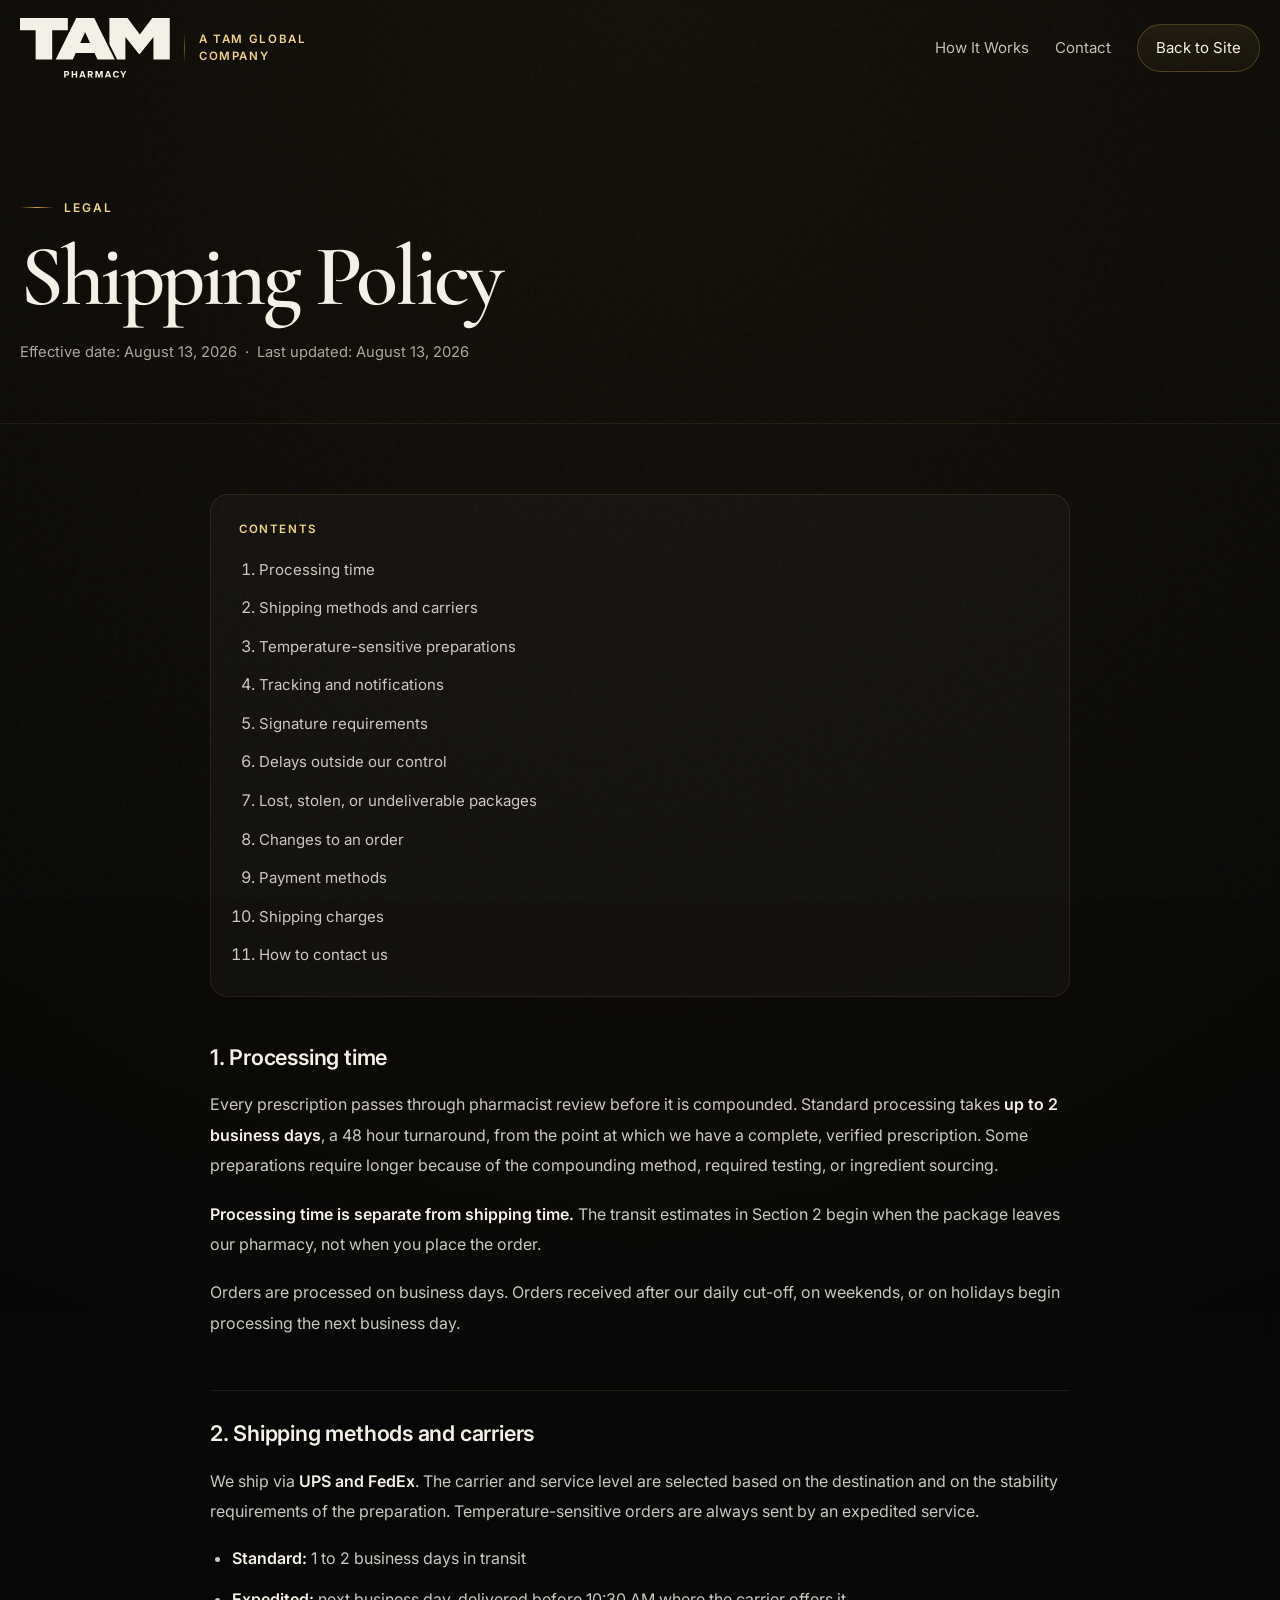
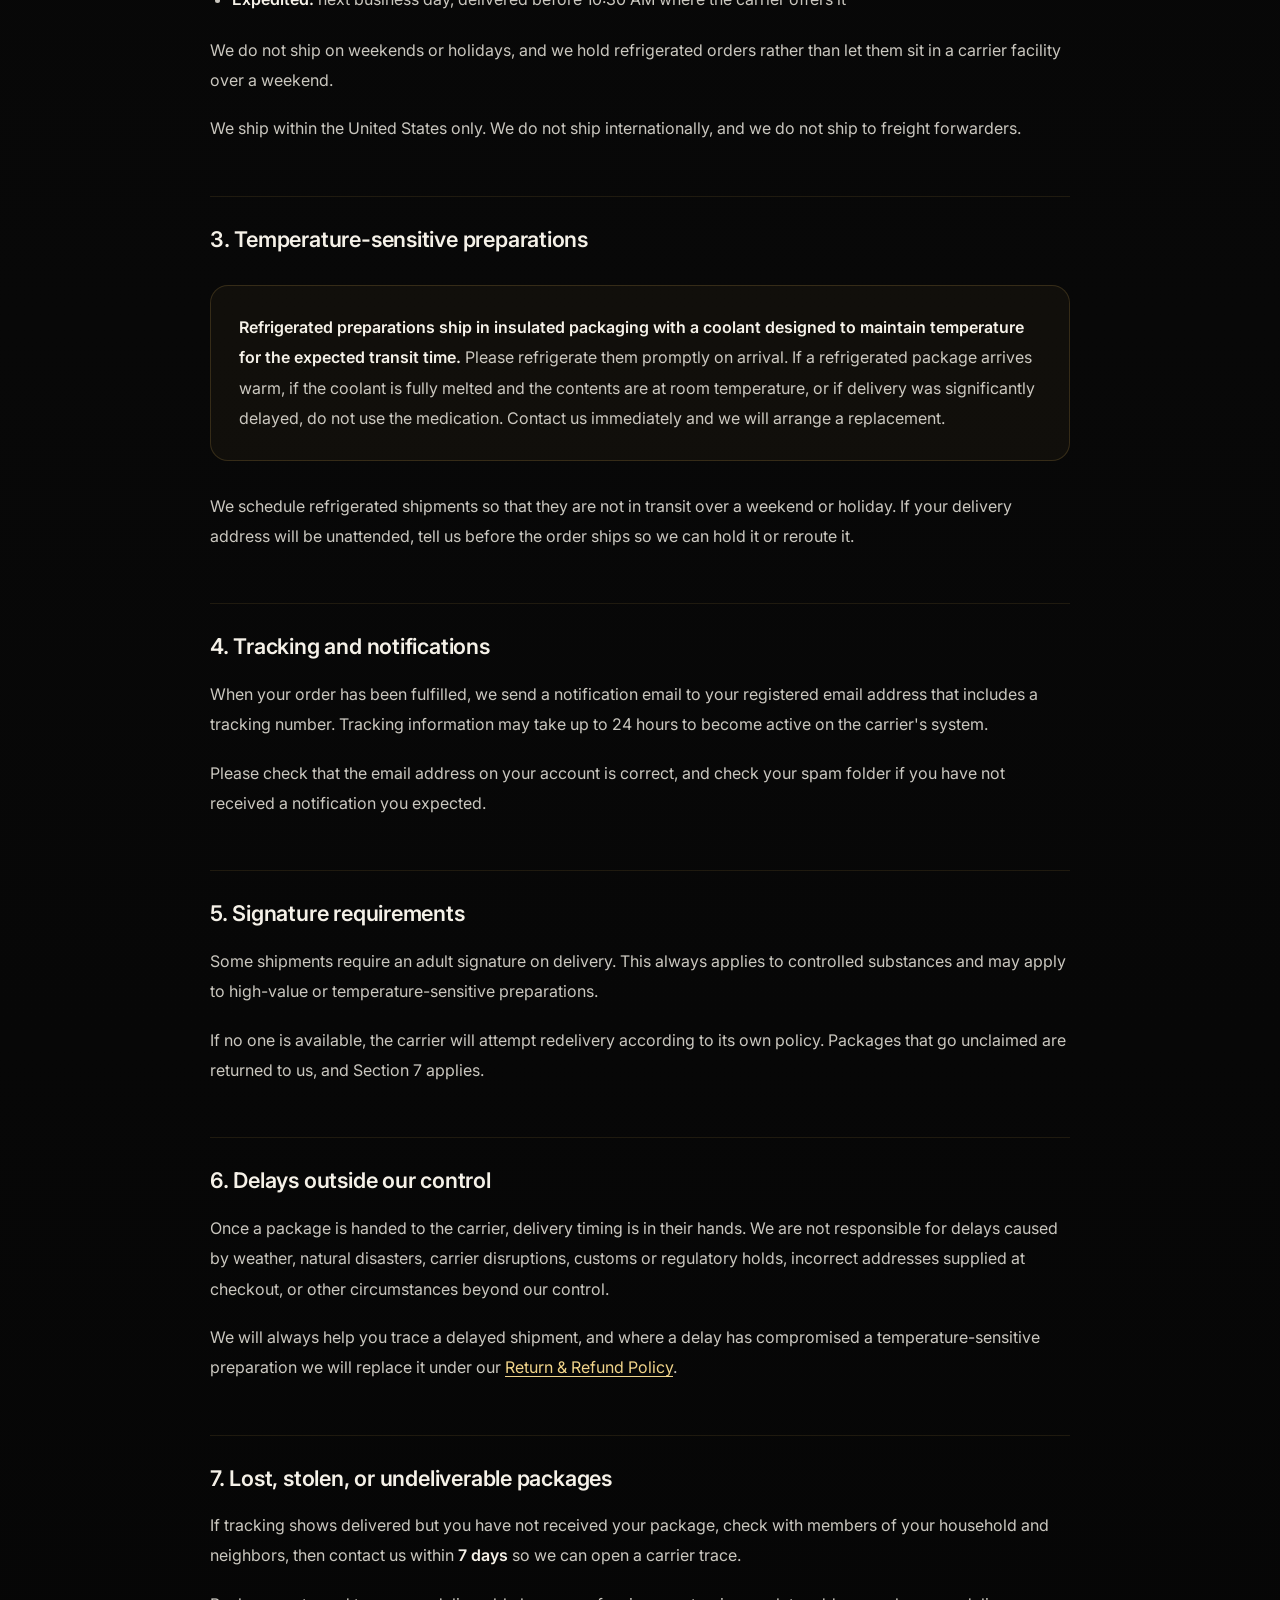
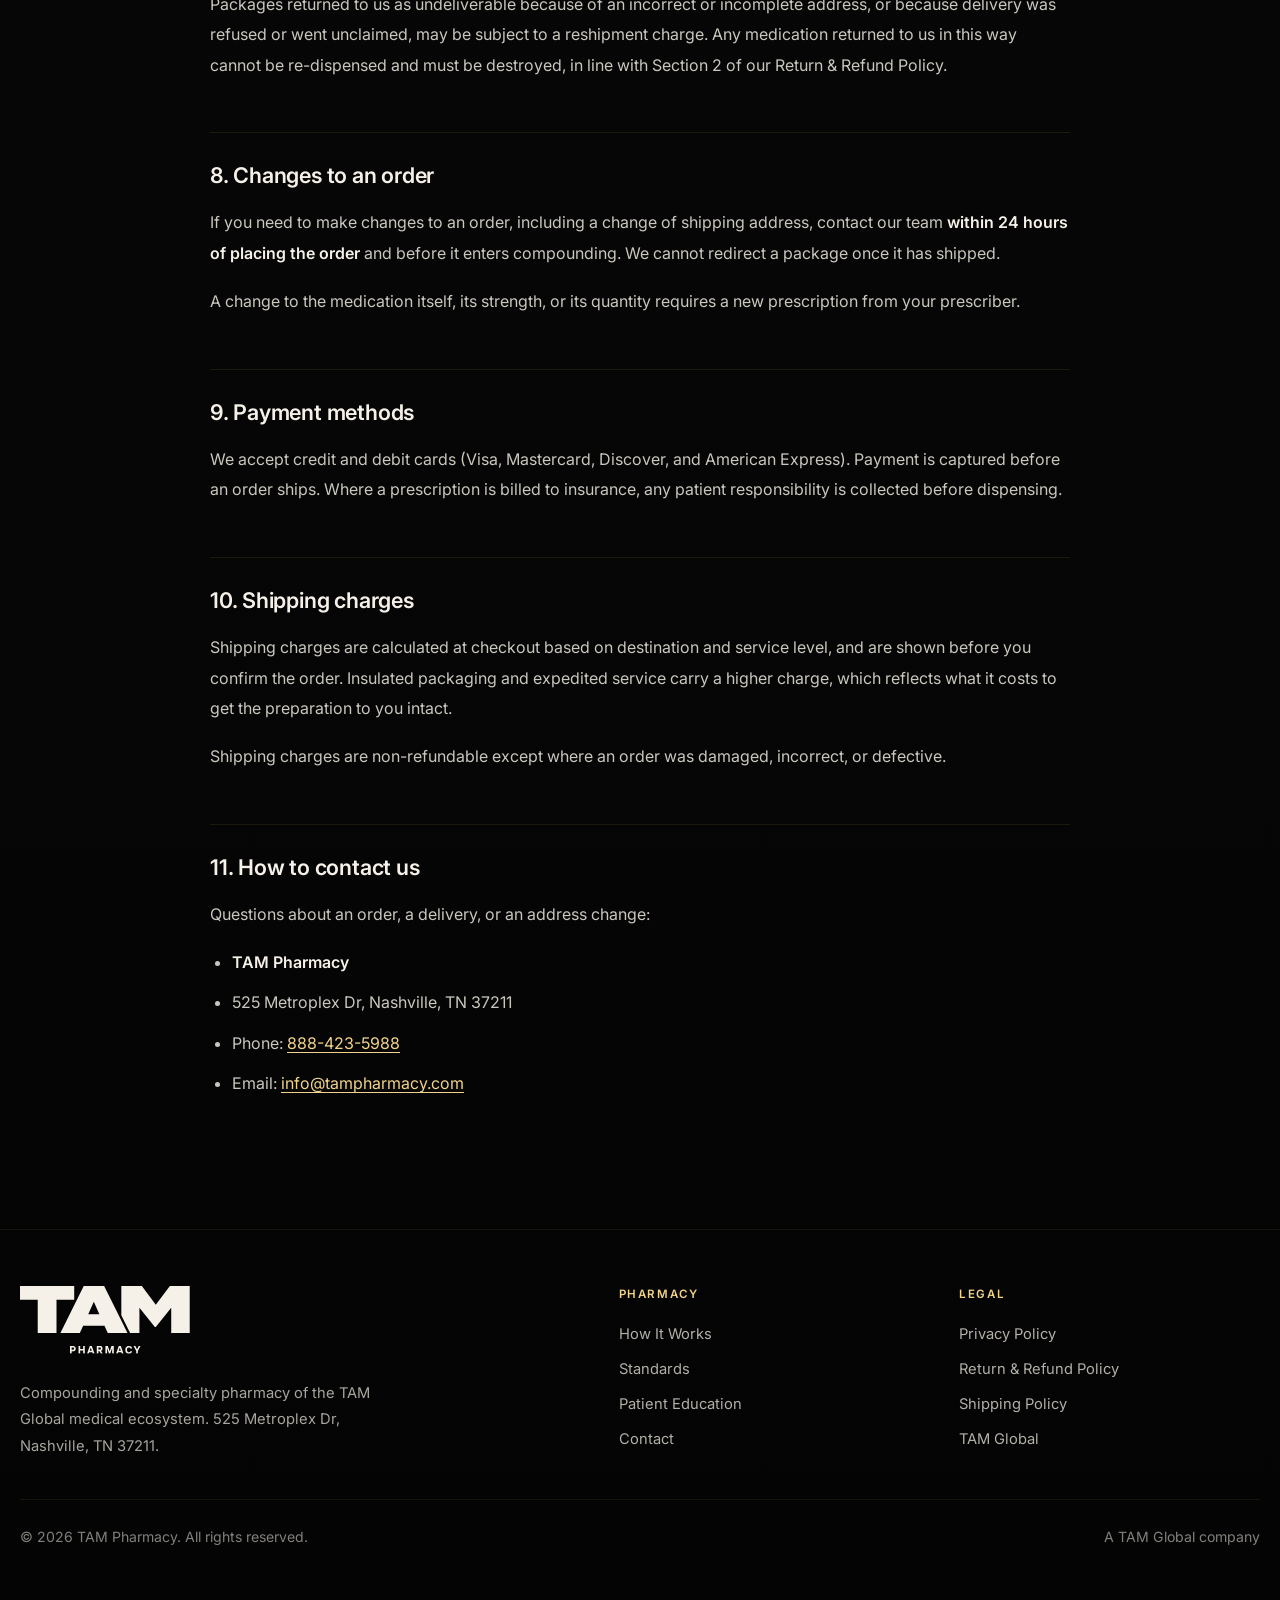
<file: shipping-policy.html>
<!doctype html>
<html lang="en">
<head>
<meta charset="utf-8" />
<meta name="viewport" content="width=device-width, initial-scale=1" />
<title>Shipping Policy | TAM Pharmacy</title>
<meta name="description" content="How TAM Pharmacy processes, packages, and ships prescriptions, including refrigerated handling, delivery timelines, and tracking." />
<meta name="robots" content="index, follow" />
<link rel="icon" href="assets/favicon.svg" type="image/svg+xml" />
<link rel="preconnect" href="https://fonts.googleapis.com" />
<link rel="preconnect" href="https://fonts.gstatic.com" crossorigin />
<link href="https://fonts.googleapis.com/css2?family=Inter:wght@300;400;500;600;700;800&family=Cormorant+Garamond:wght@500;600;700&family=JetBrains+Mono:wght@400;700&display=swap" rel="stylesheet" />
<link rel="stylesheet" href="assets/site.css" />
</head>
<body>

<svg width="0" height="0" style="position:absolute" aria-hidden="true" focusable="false"><symbol id="logo-tam-pharmacy" viewBox="0 0 535 213"><path fill-rule="nonzero" fill="currentColor" d="M 170.585938 43.628906 L 114.851562 43.628906 L 114.851562 148.125 L 55.738281 148.125 L 55.738281 43.628906 L 0.0117188 43.628906 L 0.0117188 0.351562 L 170.585938 0.351562 "/> <path fill-rule="nonzero" fill="currentColor" d="M 471.707031 0.351562 L 427.375 58.828125 L 383.464844 0.351562 L 318.867188 0.351562 L 318.867188 92.457031 L 346.542969 148.125 L 375.863281 148.125 L 375.863281 68.117188 L 424.417969 128.703125 L 427.375 128.703125 L 475.929688 68.117188 L 475.929688 148.125 L 534.195312 148.125 L 534.195312 0.351562 "/> <path fill-rule="nonzero" fill="currentColor" d="M 214.742188 89.019531 L 232.265625 49.75 L 249.785156 89.019531 Z M 310.5625 92.457031 L 264.773438 0.351562 L 200.597656 0.351562 L 127.132812 148.125 L 188.351562 148.125 L 198.695312 124.90625 L 265.828125 124.90625 L 276.175781 148.125 L 338.238281 148.125 "/> <g fill="currentColor" transform="translate(154.986,212.672656)"><path d="M 2.328125 0 L 2.328125 -23.65625 L 12.203125 -23.65625 C 13.828125 -23.65625 15.269531 -23.304688 16.53125 -22.609375 C 17.789062 -21.910156 18.769531 -20.941406 19.46875 -19.703125 C 20.164062 -18.460938 20.515625 -17.066406 20.515625 -15.515625 C 20.515625 -13.929688 20.164062 -12.519531 19.46875 -11.28125 C 18.769531 -10.039062 17.789062 -9.070312 16.53125 -8.375 C 15.269531 -7.675781 13.828125 -7.328125 12.203125 -7.328125 L 7.53125 -7.328125 L 7.53125 0 Z M 11.65625 -12 C 12.445312 -12 13.109375 -12.140625 13.640625 -12.421875 C 14.171875 -12.703125 14.582031 -13.113281 14.875 -13.65625 C 15.164062 -14.195312 15.3125 -14.816406 15.3125 -15.515625 C 15.3125 -16.597656 14.988281 -17.445312 14.34375 -18.0625 C 13.707031 -18.6875 12.8125 -19 11.65625 -19 L 7.53125 -19 L 7.53125 -12 Z M 11.65625 -12 "/></g> <g fill="currentColor" transform="translate(181.883318,212.672656)"><path d="M 16.796875 0 L 16.796875 -23.65625 L 22.03125 -23.65625 L 22.03125 0 Z M 2.328125 0 L 2.328125 -23.65625 L 7.53125 -23.65625 L 7.53125 0 Z M 6.625 -9.5625 L 6.625 -14.265625 L 17.703125 -14.265625 L 17.703125 -9.5625 Z M 6.625 -9.5625 "/></g> <g fill="currentColor" transform="translate(211.31493,212.672656)"><path d="M -0.171875 0 L 8.25 -23.65625 L 14.640625 -23.65625 L 23.078125 0 L 17.703125 0 L 11.484375 -17.984375 L 11.328125 -17.984375 L 5.0625 0 Z M 5.40625 -4.359375 L 7.09375 -8.828125 L 15.8125 -8.828125 L 17.5 -4.359375 Z M 5.40625 -4.359375 "/></g> <g fill="currentColor" transform="translate(239.293547,212.672656)"><path d="M 15.484375 0 L 9.390625 -9.21875 L 15.171875 -9.21875 L 21.359375 0 Z M 2.328125 0 L 2.328125 -23.65625 L 12.53125 -23.65625 C 14.132812 -23.65625 15.53125 -23.328125 16.71875 -22.671875 C 17.914062 -22.023438 18.847656 -21.113281 19.515625 -19.9375 C 20.179688 -18.769531 20.515625 -17.40625 20.515625 -15.84375 C 20.515625 -14.3125 20.171875 -12.96875 19.484375 -11.8125 C 18.796875 -10.65625 17.910156 -9.769531 16.828125 -9.15625 C 15.742188 -8.550781 14.628906 -8.25 13.484375 -8.25 L 7.53125 -8.25 L 7.53125 0 Z M 12.171875 -12.703125 C 12.773438 -12.703125 13.316406 -12.828125 13.796875 -13.078125 C 14.285156 -13.328125 14.664062 -13.691406 14.9375 -14.171875 C 15.207031 -14.660156 15.34375 -15.21875 15.34375 -15.84375 C 15.34375 -16.8125 15.039062 -17.578125 14.4375 -18.140625 C 13.84375 -18.710938 13.085938 -19 12.171875 -19 L 7.53125 -19 L 7.53125 -12.703125 Z M 12.171875 -12.703125 "/></g> <g fill="currentColor" transform="translate(266.528771,212.672656)"><path d="M 2.328125 0 L 2.328125 -23.65625 L 9.90625 -23.65625 L 15.484375 -7.328125 L 15.6875 -7.328125 L 21.1875 -23.65625 L 28.6875 -23.65625 L 28.6875 0 L 23.484375 0 L 23.484375 -16.53125 L 23.3125 -16.53125 L 17.640625 0 L 13.390625 0 L 7.703125 -16.53125 L 7.53125 -16.53125 L 7.53125 0 Z M 2.328125 0 "/></g> <g fill="currentColor" transform="translate(302.617131,212.672656)"><path d="M -0.171875 0 L 8.25 -23.65625 L 14.640625 -23.65625 L 23.078125 0 L 17.703125 0 L 11.484375 -17.984375 L 11.328125 -17.984375 L 5.0625 0 Z M 5.40625 -4.359375 L 7.09375 -8.828125 L 15.8125 -8.828125 L 17.5 -4.359375 Z M 5.40625 -4.359375 "/></g> <g fill="currentColor" transform="translate(330.088754,212.672656)"><path d="M 12.5 0.34375 C 10.25 0.34375 8.285156 -0.132812 6.609375 -1.09375 C 4.929688 -2.050781 3.628906 -3.441406 2.703125 -5.265625 C 1.773438 -7.097656 1.3125 -9.285156 1.3125 -11.828125 C 1.3125 -14.367188 1.773438 -16.550781 2.703125 -18.375 C 3.628906 -20.207031 4.929688 -21.601562 6.609375 -22.5625 C 8.285156 -23.519531 10.25 -24 12.5 -24 C 15.382812 -24 17.675781 -23.289062 19.375 -21.875 C 21.082031 -20.46875 22.238281 -18.5625 22.84375 -16.15625 L 17.46875 -16.15625 C 17.019531 -17.164062 16.40625 -17.945312 15.625 -18.5 C 14.851562 -19.050781 13.8125 -19.328125 12.5 -19.328125 C 11.3125 -19.328125 10.269531 -19.039062 9.375 -18.46875 C 8.488281 -17.894531 7.796875 -17.046875 7.296875 -15.921875 C 6.804688 -14.796875 6.5625 -13.429688 6.5625 -11.828125 C 6.5625 -10.222656 6.804688 -8.859375 7.296875 -7.734375 C 7.796875 -6.609375 8.488281 -5.757812 9.375 -5.1875 C 10.269531 -4.613281 11.3125 -4.328125 12.5 -4.328125 C 13.8125 -4.328125 14.851562 -4.601562 15.625 -5.15625 C 16.40625 -5.707031 17.019531 -6.488281 17.46875 -7.5 L 22.84375 -7.5 C 22.238281 -5.09375 21.082031 -3.179688 19.375 -1.765625 C 17.675781 -0.359375 15.382812 0.34375 12.5 0.34375 Z M 12.5 0.34375 "/></g> <g fill="currentColor" transform="translate(357.999688,212.672656)"><path d="M 7.765625 0 L 7.765625 -8.046875 L -0.5 -23.65625 L 5.03125 -23.65625 L 10.34375 -13.25 L 10.515625 -13.25 L 15.78125 -23.65625 L 21.21875 -23.65625 L 12.9375 -8.046875 L 12.9375 0 Z M 7.765625 0 "/></g></symbol></svg>

<a class="skip-link" href="#main">Skip to content</a>

<nav id="nav" class="scrolled">
  <div class="nav-inner">
    <a class="brand" href="index.html" aria-label="TAM Pharmacy home">
      <span class="brand-logo"><svg viewBox="0 0 535 213" role="img" aria-label="TAM Pharmacy"><use href="#logo-tam-pharmacy"/></svg></span>
      <span class="brand-divider" aria-hidden="true"></span>
      <span class="brand-text"><span>A TAM Global<br />Company</span></span>
    </a>
    <div class="nav-links">
      <a href="index.html#process">How It Works</a>
      <a href="index.html#contact">Contact</a>
      <a class="nav-cta" href="index.html">Back to Site</a>
    </div>
    <button class="nav-toggle" id="navToggle" aria-expanded="false" aria-controls="mobileMenu" aria-label="Open menu">
      <span></span><span></span><span></span>
    </button>
  </div>
  <div class="mobile-menu" id="mobileMenu">
    <a href="index.html#process">How It Works</a>
    <a href="index.html#contact">Contact</a>
    <a href="index.html">Back to Site</a>
  </div>
</nav>

<main id="main">

<header class="legal-hero">
  <div class="container">
    <span class="eyebrow">Legal</span>
    <h1>Shipping Policy</h1>
    <p class="legal-meta">
      Effective date: August 13, 2026 &nbsp;·&nbsp; Last updated: August 13, 2026
    </p>
  </div>
</header>

<div class="legal-body">
  <div class="container">

    <div class="legal-toc">
      <h4>Contents</h4>
      <ol>
        <li><a href="#s1">Processing time</a></li>
        <li><a href="#s2">Shipping methods and carriers</a></li>
        <li><a href="#s3">Temperature-sensitive preparations</a></li>
        <li><a href="#s4">Tracking and notifications</a></li>
        <li><a href="#s5">Signature requirements</a></li>
        <li><a href="#s6">Delays outside our control</a></li>
        <li><a href="#s7">Lost, stolen, or undeliverable packages</a></li>
        <li><a href="#s8">Changes to an order</a></li>
        <li><a href="#s9">Payment methods</a></li>
        <li><a href="#s10">Shipping charges</a></li>
        <li><a href="#s11">How to contact us</a></li>
      </ol>
    </div>

    <h2 id="s1">1. Processing time</h2>
    <p>
      Every prescription passes through pharmacist review before it is
      compounded. Standard processing takes <strong>up to 2 business days</strong>,
      a 48 hour turnaround, from the point at which we have a complete, verified
      prescription. Some preparations require longer because of the compounding
      method, required testing, or ingredient sourcing.
    </p>
    <p>
      <strong>Processing time is separate from shipping time.</strong> The
      transit estimates in Section 2 begin when the package leaves our pharmacy,
      not when you place the order.
    </p>
    <p>
      Orders are processed on business days. Orders received after our daily
      cut-off, on weekends, or on holidays begin processing the next business
      day.
    </p>

    <h2 id="s2">2. Shipping methods and carriers</h2>
    <p>
      We ship via <strong>UPS and FedEx</strong>. The carrier and service level
      are selected based on the destination and on the stability requirements of
      the preparation. Temperature-sensitive orders are always sent by an
      expedited service.
    </p>
    <ul>
      <li><strong>Standard:</strong> 1 to 2 business days in transit</li>
      <li><strong>Expedited:</strong> next business day, delivered before 10:30 AM where the carrier offers it</li>
    </ul>
    <p>
      We do not ship on weekends or holidays, and we hold refrigerated orders
      rather than let them sit in a carrier facility over a weekend.
    </p>
    <p>
      We ship within the United States only. We do not ship internationally, and
      we do not ship to freight forwarders.
    </p>

    <h2 id="s3">3. Temperature-sensitive preparations</h2>
    <div class="legal-callout">
      <p>
        <strong>Refrigerated preparations ship in insulated packaging with a
        coolant designed to maintain temperature for the expected transit
        time.</strong> Please refrigerate them promptly on arrival. If a
        refrigerated package arrives warm, if the coolant is fully melted and the
        contents are at room temperature, or if delivery was significantly
        delayed, do not use the medication. Contact us immediately and we will
        arrange a replacement.
      </p>
    </div>
    <p>
      We schedule refrigerated shipments so that they are not in transit over a
      weekend or holiday. If your delivery address will be unattended, tell us
      before the order ships so we can hold it or reroute it.
    </p>

    <h2 id="s4">4. Tracking and notifications</h2>
    <p>
      When your order has been fulfilled, we send a notification email to your
      registered email address that includes a tracking number. Tracking
      information may take up to 24 hours to become active on the carrier's
      system.
    </p>
    <p>
      Please check that the email address on your account is correct, and check
      your spam folder if you have not received a notification you expected.
    </p>

    <h2 id="s5">5. Signature requirements</h2>
    <p>
      Some shipments require an adult signature on delivery. This always applies
      to controlled substances and may apply to high-value or
      temperature-sensitive preparations.
    </p>
    <p>
      If no one is available, the carrier will attempt redelivery according to
      its own policy. Packages that go unclaimed are returned to us, and
      Section 7 applies.
    </p>

    <h2 id="s6">6. Delays outside our control</h2>
    <p>
      Once a package is handed to the carrier, delivery timing is in their
      hands. We are not responsible for delays caused by weather, natural
      disasters, carrier disruptions, customs or regulatory holds, incorrect
      addresses supplied at checkout, or other circumstances beyond our control.
    </p>
    <p>
      We will always help you trace a delayed shipment, and where a delay has
      compromised a temperature-sensitive preparation we will replace it under
      our <a href="return-and-refund-policy.html">Return &amp; Refund Policy</a>.
    </p>

    <h2 id="s7">7. Lost, stolen, or undeliverable packages</h2>
    <p>
      If tracking shows delivered but you have not received your package, check
      with members of your household and neighbors, then contact us within
      <strong>7 days</strong> so we can open a carrier trace.
    </p>
    <p>
      Packages returned to us as undeliverable because of an incorrect or
      incomplete address, or because delivery was refused or went unclaimed, may
      be subject to a reshipment charge. Any medication returned to us in this
      way cannot be re-dispensed and must be destroyed, in line with Section 2 of
      our Return &amp; Refund Policy.
    </p>

    <h2 id="s8">8. Changes to an order</h2>
    <p>
      If you need to make changes to an order, including a change of shipping
      address, contact our team <strong>within 24 hours of placing the
      order</strong> and before it enters compounding. We cannot redirect a
      package once it has shipped.
    </p>
    <p>
      A change to the medication itself, its strength, or its quantity requires a
      new prescription from your prescriber.
    </p>

    <h2 id="s9">9. Payment methods</h2>
    <p>
      We accept credit and debit cards (Visa, Mastercard, Discover, and American
      Express). Payment is captured before an order ships. Where a prescription
      is billed to insurance, any patient responsibility is collected before
      dispensing.
    </p>

    <h2 id="s10">10. Shipping charges</h2>
    <p>
      Shipping charges are calculated at checkout based on destination and
      service level, and are shown before you confirm the order. Insulated
      packaging and expedited service carry a higher charge, which reflects what
      it costs to get the preparation to you intact.
    </p>
    <p>
      Shipping charges are non-refundable except where an order was damaged,
      incorrect, or defective.
    </p>

    <h2 id="s11">11. How to contact us</h2>
    <p>Questions about an order, a delivery, or an address change:</p>
    <ul>
      <li><strong>TAM Pharmacy</strong></li>
      <li>525 Metroplex Dr, Nashville, TN 37211</li>
      <li>Phone: <a href="tel:+18884235988">888-423-5988</a></li>
      <li>Email: <a href="mailto:info@tampharmacy.com">info@tampharmacy.com</a></li>
    </ul>

  </div>
</div>

</main>

<footer>
  <div class="footer-top">
    <div>
      <div class="footer-logo"><svg viewBox="0 0 535 213" role="img" aria-label="TAM Pharmacy"><use href="#logo-tam-pharmacy"/></svg></div>
      <p>Compounding and specialty pharmacy of the TAM Global medical ecosystem. 525 Metroplex Dr, Nashville, TN 37211.</p>
    </div>
    <div class="footer-col">
      <h4>Pharmacy</h4>
      <ul>
        <li><a href="index.html#process">How It Works</a></li>
        <li><a href="index.html#standards">Standards</a></li>
        <li><a href="patient-education/subcutaneous-injection-guide.html">Patient Education</a></li>
        <li><a href="index.html#contact">Contact</a></li>
      </ul>
    </div>
    <div class="footer-col">
      <h4>Legal</h4>
      <ul>
        <li><a href="privacy-policy.html">Privacy Policy</a></li>
        <li><a href="return-and-refund-policy.html">Return &amp; Refund Policy</a></li>
        <li><a href="shipping-policy.html">Shipping Policy</a></li>
        <li><a href="https://tam.global/" target="_blank" rel="noopener">TAM Global</a></li>
      </ul>
    </div>
  </div>
  <div class="footer-row">
    <span>&copy; <span id="year">2026</span> TAM Pharmacy. All rights reserved.</span>
    <span>A TAM Global company</span>
  </div>
</footer>

<script src="assets/site.js"></script>
</body>
</html>
</file>
<file: assets/site.css>
/* ==========================================================================
   TAM Pharmacy shared stylesheet
   Design tokens lifted from the live TAM Global system (tam.global/assets/site.css)
   so the two sites are genuine siblings rather than a lookalike.
   ========================================================================== */

*, *::before, *::after { box-sizing: border-box; margin: 0; padding: 0; }

:root {
  --bg: #050505;
  --bg-soft: #0b0b0b;
  --panel: rgba(255,255,255,0.04);
  --panel-strong: rgba(255,255,255,0.06);
  --text: #f5f1e8;
  --muted: rgba(245,241,232,0.68);
  --body: rgba(245,241,232,0.82);   /* primary paragraph text, never --muted */
  --line: rgba(201,160,74,0.18);
  --gold: #c9a04a;
  --gold-soft: rgba(201,160,74,0.16);
  --gold-bright: #f1d48a;
  --max: 1240px;
  --radius: 22px;
  --shadow: 0 20px 80px rgba(0,0,0,0.38);
  --ease: cubic-bezier(.16, 1, .3, 1);
}

html { scroll-behavior: smooth; }

body {
  font-family: 'Inter', system-ui, sans-serif;
  background:
    radial-gradient(circle at top, rgba(201,160,74,0.08), transparent 30%),
    linear-gradient(180deg, #050505 0%, #080808 40%, #040404 100%);
  color: var(--text);
  overflow-x: hidden;
  line-height: 1.5;
  -webkit-font-smoothing: antialiased;
}

/* film grain, matches parent site exactly */
body::after {
  content: '';
  position: fixed;
  inset: 0;
  pointer-events: none;
  z-index: 9999;
  opacity: 0.025;
  background-image: url("data:image/svg+xml,%3Csvg viewBox='0 0 256 256' xmlns='http://www.w3.org/2000/svg'%3E%3Cfilter id='n'%3E%3CfeTurbulence type='fractalNoise' baseFrequency='0.82' numOctaves='3' stitchTiles='stitch'/%3E%3C/filter%3E%3Crect width='100%25' height='100%25' filter='url(%23n)'/%3E%3C/svg%3E");
}

a { color: inherit; text-decoration: none; }
img, video, canvas { display: block; max-width: 100%; }

.container { width: min(var(--max), calc(100% - 40px)); margin: 0 auto; }

/* skip link, keyboard accessibility */
.skip-link {
  position: absolute; left: -9999px; top: 0; z-index: 10000;
  padding: 12px 18px; background: var(--gold); color: #130f07;
  border-radius: 0 0 12px 0; font-weight: 600;
}
.skip-link:focus { left: 0; }

:focus-visible { outline: 2px solid var(--gold-bright); outline-offset: 3px; border-radius: 4px; }

/* ---------- shared type ---------- */
.eyebrow {
  display: inline-flex; align-items: center; gap: 10px;
  letter-spacing: 0.16em; text-transform: uppercase;
  font-size: 12px; font-weight: 600; color: var(--gold-bright);
}
.eyebrow::before {
  content: ''; width: 34px; height: 1px;
  background: linear-gradient(90deg, transparent, var(--gold), transparent);
}
.section-title {
  font-family: 'Cormorant Garamond', serif;
  font-size: clamp(2.6rem, 6vw, 5rem);
  font-weight: 600; letter-spacing: -0.03em; line-height: 0.98;
  margin-top: 18px;
}
.section-copy {
  color: var(--body);
  font-size: clamp(1rem, 1.5vw, 1.12rem);
  max-width: 62ch; line-height: 1.8;
}
.section-head { margin-bottom: 56px; }
section { padding: 120px 0; }

/* ---------- nav ---------- */
nav {
  position: fixed; top: 0; left: 0; right: 0; z-index: 100;
  padding: 18px 0;
  transition: background 0.3s ease, border-color 0.3s ease, backdrop-filter 0.3s ease;
  border-bottom: 1px solid transparent;
}
nav.scrolled {
  background: rgba(5,5,5,0.72);
  backdrop-filter: blur(18px);
  border-color: rgba(201,160,74,0.12);
}
.nav-inner {
  width: min(var(--max), calc(100% - 40px)); margin: 0 auto;
  display: flex; align-items: center; justify-content: space-between; gap: 20px;
}
.brand { display: flex; align-items: center; gap: 14px; }
.brand-logo {
  color: var(--text);
  width: 150px;
  transition: color 0.3s var(--ease);
}
.brand-logo svg { width: 100%; height: auto; display: block; }
.brand:hover .brand-logo { color: var(--gold-bright); }
.brand-divider {
  width: 1px; height: 30px;
  background: linear-gradient(180deg, transparent, rgba(201,160,74,0.5), transparent);
}
.brand-text span {
  display: block; font-size: 0.72rem; color: var(--gold-bright);
  letter-spacing: 0.14em; text-transform: uppercase; font-weight: 600;
}
.nav-links {
  display: flex; align-items: center; gap: 26px;
  color: rgba(245,241,232,0.78); font-size: 0.94rem;
}
.nav-links a { transition: color 0.2s ease; }
.nav-links a:hover { color: var(--gold-bright); }
.nav-cta {
  padding: 12px 18px;
  border: 1px solid rgba(201,160,74,0.28);
  border-radius: 999px;
  background: linear-gradient(180deg, rgba(201,160,74,0.10), rgba(201,160,74,0.05));
  color: var(--text);
}
.nav-toggle {
  display: none; width: 48px; height: 48px; border-radius: 999px;
  border: 1px solid rgba(201,160,74,0.18); background: rgba(255,255,255,0.03);
  color: var(--text); align-items: center; justify-content: center;
  flex-direction: column; gap: 5px; cursor: pointer;
}
.nav-toggle span { width: 18px; height: 1.5px; background: currentColor; transition: transform 0.2s ease, opacity 0.2s ease; }
.nav-toggle[aria-expanded="true"] span:first-child { transform: translateY(3.5px) rotate(45deg); }
.nav-toggle[aria-expanded="true"] span:nth-child(2) { opacity: 0; }
.nav-toggle[aria-expanded="true"] span:last-child { transform: translateY(-3.5px) rotate(-45deg); }
.mobile-menu {
  display: none; width: min(var(--max), calc(100% - 40px));
  margin: 12px auto 0; padding: 14px; border-radius: 22px;
  border: 1px solid rgba(201,160,74,0.12); background: rgba(10,10,10,0.92);
  backdrop-filter: blur(18px); box-shadow: var(--shadow);
}
.mobile-menu.open { display: grid; }
.mobile-menu a { padding: 12px 14px; border-radius: 14px; color: rgba(245,241,232,0.82); }
.mobile-menu a:hover { background: rgba(255,255,255,0.04); color: var(--gold-bright); }

/* ---------- buttons ---------- */
.btn {
  display: inline-flex; align-items: center; justify-content: center; gap: 10px;
  min-height: 50px; padding: 0 22px; border-radius: 999px; font-weight: 600;
  border: 0; cursor: pointer; font-family: inherit; font-size: 0.98rem;
  transition: transform 0.2s ease, border-color 0.2s ease, background 0.2s ease;
}
.btn:hover { transform: translateY(-1px); }
.btn-primary {
  background: linear-gradient(180deg, var(--gold-bright), var(--gold));
  color: #130f07;                      /* explicit dark text on gold */
  box-shadow: 0 14px 34px rgba(201,160,74,0.20);
}
.btn-secondary {
  border: 1px solid rgba(245,241,232,0.16);
  background: rgba(255,255,255,0.04);
  color: var(--text);                  /* explicit light text on dark */
}

/* ---------- hero (scroll-scrubbed canvas) ---------- */
/* 200vh, so the scrub range is one viewport. With 40 frames that is roughly
   22px of scroll per frame at 900px tall, tighter than the old 300vh/61-frame
   pairing managed at 29px. Shortening the hero and thinning the sequence
   together buys back the smoothness that thinning alone would cost. */
.hero { position: relative; height: 200vh; }
.hero-sticky {
  position: sticky; top: 0; height: 100svh;
  overflow: hidden; isolation: isolate;
  display: grid; align-items: end; padding: 132px 0 64px;
}
/* The clip is far brighter and more saturated than the page. Knocking it back
   here rather than re-encoding the frames keeps it adjustable in one place:
   opacity lets the near-black ground show through, saturate tames the cyan
   that fights the gold, brightness stops it competing with the copy. */
#heroCanvas {
  position: absolute; top: 0; left: 0; z-index: 0;
  opacity: 0.58;
  filter: saturate(0.68) brightness(0.82) contrast(1.05);
}
/* First frame of the hero video. Shown until the canvas has painted, so the
   handover is invisible rather than a swap between two different images. */
.hero-poster {
  position: absolute; inset: 0; z-index: 0;
  background: url('hero-poster.webp') no-repeat center center / cover, #050505;
}
.hero-poster::after {
  /* floor falloff, so the subject sits in a void rather than on a flat panel */
  content: ''; position: absolute; inset: 0;
  background: linear-gradient(180deg, transparent 52%, rgba(0,0,0,0.45) 78%, rgba(3,3,3,0.9) 100%);
}
/* Blends the canvas edge into the page ground so there is no visible seam.
   Bottom-weighted only, not an edge-darkening vignette. */
.hero-scrim {
  position: absolute; inset: 0; z-index: 1; pointer-events: none;
  background:
    /* left-weighted, so the headline keeps contrast over the bright glass */
    linear-gradient(90deg,
      rgba(5,5,5,0.88) 0%,
      rgba(5,5,5,0.62) 32%,
      rgba(5,5,5,0.18) 62%,
      rgba(5,5,5,0.05) 100%),
    /* bottom falloff dissolves the canvas edge into the page ground */
    linear-gradient(180deg,
      rgba(5,5,5,0.42) 0%,
      rgba(5,5,5,0.28) 28%,
      rgba(5,5,5,0.78) 76%,
      rgba(5,5,5,0.98) 100%);
}
.hero-grid {
  position: relative; z-index: 2;
  width: min(var(--max), calc(100% - 40px)); margin: 0 auto;
  display: grid;
  grid-template-columns: minmax(0, 1.15fr) minmax(280px, 0.85fr);
  gap: 48px; align-items: end;
}
.hero-copy { max-width: 760px; }
.hero-copy h1 {
  font-family: 'Cormorant Garamond', serif;
  font-size: clamp(3.4rem, 9vw, 7.6rem);
  font-weight: 600; letter-spacing: -0.05em; line-height: 0.88;
  max-width: 11ch; text-wrap: balance;
  text-shadow: 0 4px 30px rgba(0,0,0,.9), 0 2px 10px rgba(0,0,0,.7), 0 0 60px rgba(0,0,0,.5);
}
.hero-copy h1 em { font-style: normal; color: var(--gold-bright); }
.hero-copy p {
  margin-top: 26px; font-size: clamp(1.02rem, 1.6vw, 1.2rem);
  color: var(--body); max-width: 54ch; line-height: 1.85;
  text-shadow: 0 2px 14px rgba(0,0,0,.8);
}
.hero-kicker {
  margin-top: 18px; display: inline-flex; align-items: center; gap: 10px;
  font-size: 0.82rem; letter-spacing: 0.14em; text-transform: uppercase;
  font-weight: 600; color: var(--gold-bright);
  background: rgba(12,10,8,0.7); padding: 6px 14px; border-radius: 999px;
  backdrop-filter: blur(4px);
}
.hero-actions { margin-top: 30px; display: flex; flex-wrap: wrap; gap: 14px; }
.hero-card {
  justify-self: end; width: min(100%, 360px); padding: 24px;
  border-radius: var(--radius); border: 1px solid rgba(201,160,74,0.14);
  background: linear-gradient(180deg, rgba(255,255,255,0.07), rgba(255,255,255,0.03));
  backdrop-filter: blur(16px); box-shadow: var(--shadow);
}
.hero-card-label {
  font-size: 0.75rem; text-transform: uppercase; letter-spacing: 0.12em;
  color: var(--gold-bright); margin-bottom: 18px; font-weight: 600;
}
.hero-card h2 { font-size: 1.5rem; line-height: 1.2; margin-bottom: 14px; }
.hero-card p { color: var(--body); line-height: 1.8; font-size: 0.95rem; }
.hero-card-divider {
  width: 100%; height: 1px; margin: 18px 0 2px;
  background: linear-gradient(90deg, rgba(201,160,74,0.55), rgba(201,160,74,0.05));
}
.hero-card ul { list-style: none; margin-top: 18px; display: grid; gap: 12px; }
.hero-card li {
  padding-top: 12px; border-top: 1px solid rgba(201,160,74,0.12);
  color: rgba(245,241,232,0.86); font-size: 0.94rem;
  display: flex; align-items: center; gap: 10px;
}
.hero-card li svg { color: var(--gold); flex-shrink: 0; }

.scroll-hint {
  position: absolute; bottom: 26px; left: 50%; transform: translateX(-50%);
  z-index: 3; font-size: 0.72rem; letter-spacing: 0.18em; text-transform: uppercase;
  color: var(--gold-bright); font-weight: 600;
  background: rgba(12,10,8,0.7); padding: 6px 16px; border-radius: 999px;
  backdrop-filter: blur(4px);
  display: inline-flex; align-items: center; gap: 8px;
}
.scroll-hint svg { animation: nudge 2.2s var(--ease) infinite; }
@keyframes nudge { 0%,100% { transform: translateY(0); } 50% { transform: translateY(4px); } }

/* loader */
#loader {
  position: fixed; inset: 0; z-index: 500; background: #050505;
  display: grid; place-items: center; transition: opacity 0.6s ease;
}
#loader .loader-inner { text-align: center; }
#loader .loader-mark { width: 190px; color: var(--text); margin: 0 auto 22px; opacity: 0.9; }
#loader .loader-bar { width: 190px; height: 2px; background: rgba(201,160,74,0.16); margin: 0 auto; overflow: hidden; }
#loader .loader-bar i { display: block; height: 100%; width: 0%; background: linear-gradient(90deg, var(--gold), var(--gold-bright)); transition: width 0.25s ease; }
#loader .loader-text {
  margin-top: 16px; font-size: 0.7rem; letter-spacing: 0.2em;
  text-transform: uppercase; color: var(--muted); font-weight: 600;
}

/* ---------- metrics ---------- */
.metrics { padding: 100px 0 20px; }
/* minmax(0,1fr) not 1fr: a bare 1fr floors at min-content, so a long metric
   value or label pushes the track wider than the container and the row
   overflows horizontally. */
.metrics-grid { display: grid; grid-template-columns: repeat(4, minmax(0, 1fr)); gap: 18px; }
.metric strong { overflow-wrap: anywhere; }
.metric {
  padding: 30px 22px;
  background: linear-gradient(180deg, rgba(255,255,255,0.04), rgba(255,255,255,0.018));
  border: 1px solid rgba(201,160,74,0.10); border-radius: 20px;
  transition: transform 0.25s ease, border-color 0.25s ease;
}
.metric:hover { transform: translateY(-4px); border-color: rgba(201,160,74,0.22); }
.metric strong {
  display: block; font-size: clamp(2rem, 4vw, 3.4rem); font-weight: 700;
  color: var(--gold-bright); letter-spacing: -0.04em;
  font-variant-numeric: tabular-nums;
}
.metric span { display: block; margin-top: 8px; color: var(--body); line-height: 1.65; font-size: 0.95rem; }

/* ---------- statement ---------- */
.statement-panel {
  padding: 72px 56px; border-radius: var(--radius);
  border: 1px solid rgba(201,160,74,0.14);
  background: linear-gradient(180deg, rgba(255,255,255,0.05), rgba(255,255,255,0.015));
  display: grid; grid-template-columns: minmax(0,1fr) minmax(0,1fr); gap: 56px; align-items: center;
}
.statement-quote {
  font-family: 'Cormorant Garamond', serif;
  font-size: clamp(1.9rem, 3.4vw, 3rem); line-height: 1.14;
  font-weight: 600; letter-spacing: -0.02em;
}
.statement-quote em { font-style: normal; color: var(--gold-bright); }
.statement-copy-stack { display: grid; gap: 20px; }
.statement-copy-stack p { color: var(--body); line-height: 1.85; }
.statement-note {
  padding-top: 18px; border-top: 1px solid rgba(201,160,74,0.14);
  color: var(--muted); font-size: 0.9rem; line-height: 1.7;
}

/* ---------- capability cards (spotlight + tilt) ---------- */
.cap-grid { display: grid; grid-template-columns: repeat(3, minmax(0, 1fr)); gap: 20px; }
.cap-card {
  position: relative; padding: 34px 28px; border-radius: 20px;
  border: 1px solid rgba(201,160,74,0.10);
  background: linear-gradient(180deg, rgba(255,255,255,0.045), rgba(255,255,255,0.015));
  overflow: hidden; transform-style: preserve-3d;
  transition: border-color 0.4s var(--ease), transform 0.4s var(--ease);
}
.cap-card::before {
  content: ''; position: absolute; inset: -1px; pointer-events: none;
  background: radial-gradient(circle 200px at var(--mx,50%) var(--my,50%), rgba(201,160,74,0.10), transparent 70%);
  opacity: 0; transition: opacity 0.3s ease;
}
.cap-card:hover { border-color: rgba(201,160,74,0.26); }
.cap-card:hover::before { opacity: 1; }
.cap-icon {
  width: 46px; height: 46px; border-radius: 13px; display: grid; place-items: center;
  border: 1px solid rgba(201,160,74,0.24); color: var(--gold-bright);
  background: rgba(201,160,74,0.07); margin-bottom: 22px;
}
.cap-card h3 { font-size: 1.2rem; font-weight: 600; margin-bottom: 12px; letter-spacing: -0.01em; }
.cap-card p { color: var(--body); line-height: 1.8; font-size: 0.95rem; }
.cap-card .cap-usp {
  display: inline-block; margin-top: 16px; font-size: 0.72rem; font-weight: 600;
  letter-spacing: 0.12em; text-transform: uppercase; color: var(--gold-bright);
  padding: 5px 12px; border-radius: 999px; border: 1px solid rgba(201,160,74,0.22);
}

/* ---------- process / stack ---------- */
.stack { display: grid; grid-template-columns: minmax(0, 0.85fr) minmax(0, 1.15fr); gap: 56px; align-items: start; }
.stack-rail { position: sticky; top: 130px; }
.stack-rail-label {
  font-size: 0.75rem; letter-spacing: 0.16em; text-transform: uppercase;
  color: var(--gold-bright); font-weight: 600;
}
.stack-rail-title {
  font-family: 'Cormorant Garamond', serif;
  font-size: clamp(2.2rem, 4.6vw, 3.6rem); font-weight: 600;
  letter-spacing: -0.03em; line-height: 1.02; margin-top: 14px;
}
.stack-rail-copy { margin-top: 20px; color: var(--body); line-height: 1.85; max-width: 44ch; }
.stack-list { display: grid; gap: 18px; }
.stack-card {
  padding: 30px 28px; border-radius: 20px;
  border: 1px solid rgba(201,160,74,0.10);
  background: linear-gradient(180deg, rgba(255,255,255,0.04), rgba(255,255,255,0.015));
  display: grid; grid-template-columns: auto 1fr; gap: 22px; align-items: start;
  transition: border-color 0.4s var(--ease), background 0.4s var(--ease);
}
.stack-card.active { border-color: rgba(201,160,74,0.30); background: linear-gradient(180deg, rgba(201,160,74,0.07), rgba(255,255,255,0.02)); }
.stack-card-index {
  font-family: 'JetBrains Mono', ui-monospace, monospace;
  font-size: 0.82rem; font-weight: 700; color: var(--gold-bright);
  width: 42px; height: 42px; border-radius: 50%; display: grid; place-items: center;
  border: 1px solid rgba(201,160,74,0.28); background: rgba(201,160,74,0.06);
}
.stack-card h3 { font-size: 1.16rem; font-weight: 600; margin-bottom: 10px; }
.stack-card p { color: var(--body); line-height: 1.8; font-size: 0.95rem; }

/* ---------- principles ---------- */
.principles-grid { display: grid; grid-template-columns: repeat(3, minmax(0, 1fr)); gap: 20px; }
.principle {
  padding: 32px 28px; border-radius: 20px;
  border: 1px solid rgba(201,160,74,0.10);
  background: linear-gradient(180deg, rgba(255,255,255,0.035), rgba(255,255,255,0.012));
}
.principle h3 {
  font-size: 1.1rem; font-weight: 600; margin-bottom: 12px;
  display: flex; align-items: center; gap: 12px;
}
.principle h3 svg { color: var(--gold); flex-shrink: 0; }
.principle p { color: var(--body); line-height: 1.8; font-size: 0.94rem; }

/* ---------- marquee ---------- */
.marquee-band {
  padding: 26px 0; border-top: 1px solid rgba(201,160,74,0.10);
  border-bottom: 1px solid rgba(201,160,74,0.10);
  background: rgba(255,255,255,0.014); overflow: hidden;
}
.marquee { display: flex; width: max-content; will-change: transform; }
.marquee-content { display: flex; align-items: center; gap: 44px; padding-right: 44px; }
.marquee-content span {
  font-size: 0.82rem; letter-spacing: 0.18em; text-transform: uppercase;
  color: rgba(245,241,232,0.58); font-weight: 600; white-space: nowrap;
}
.marquee-content i { width: 5px; height: 5px; border-radius: 50%; background: var(--gold); flex-shrink: 0; }

/* ---------- contact ---------- */
.contact-shell {
  display: grid; grid-template-columns: minmax(0,1fr) minmax(280px,0.8fr); gap: 48px;
  padding: 64px 56px; border-radius: var(--radius);
  border: 1px solid rgba(201,160,74,0.16);
  background: linear-gradient(180deg, rgba(255,255,255,0.055), rgba(255,255,255,0.018));
}
.contact-list { display: grid; gap: 24px; margin-top: 34px; }
.contact-item { display: grid; grid-template-columns: auto 1fr; gap: 18px; align-items: start; }
.contact-item .ci-icon {
  width: 42px; height: 42px; border-radius: 12px; display: grid; place-items: center;
  border: 1px solid rgba(201,160,74,0.22); background: rgba(201,160,74,0.06); color: var(--gold-bright);
}
.contact-item .ci-label {
  font-size: 0.72rem; letter-spacing: 0.14em; text-transform: uppercase;
  color: var(--gold-bright); font-weight: 600; margin-bottom: 5px;
}
.contact-item .ci-value { color: var(--text); line-height: 1.7; font-size: 1.02rem; }
.contact-item a.ci-value:hover { color: var(--gold-bright); }
.contact-aside {
  padding: 30px 26px; border-radius: 18px;
  border: 1px solid rgba(201,160,74,0.14); background: rgba(255,255,255,0.03);
  align-self: start;
}
.contact-aside h3 { font-size: 1.1rem; margin-bottom: 14px; font-weight: 600; }
.contact-aside p { color: var(--body); line-height: 1.8; font-size: 0.94rem; }
.hours-list { list-style: none; display: grid; gap: 10px; margin-top: 18px; }
.hours-list li {
  display: flex; justify-content: space-between; gap: 16px;
  padding-top: 10px; border-top: 1px solid rgba(201,160,74,0.12);
  font-size: 0.92rem; color: var(--body);
}
.hours-list li b { color: var(--text); font-weight: 600; }

/* ---------- footer ---------- */
footer { padding: 56px 0 56px; border-top: 1px solid rgba(201,160,74,0.10); }
.footer-top {
  width: min(var(--max), calc(100% - 40px)); margin: 0 auto 40px;
  display: grid; grid-template-columns: minmax(0,1.3fr) repeat(2, minmax(0,0.7fr)); gap: 40px;
}
.footer-logo { width: 170px; color: var(--text); margin-bottom: 20px; }
.footer-top p { color: var(--muted); line-height: 1.8; font-size: 0.92rem; max-width: 40ch; }
.footer-col h4 {
  font-size: 0.72rem; letter-spacing: 0.14em; text-transform: uppercase;
  color: var(--gold-bright); font-weight: 600; margin-bottom: 18px;
}
.footer-col ul { list-style: none; display: grid; gap: 11px; }
.footer-col a { color: rgba(245,241,232,0.72); font-size: 0.92rem; transition: color 0.2s ease; }
.footer-col a:hover { color: var(--gold-bright); }
.footer-row {
  width: min(var(--max), calc(100% - 40px)); margin: 0 auto;
  padding-top: 26px; border-top: 1px solid rgba(201,160,74,0.10);
  display: flex; justify-content: space-between; gap: 20px; flex-wrap: wrap;
  color: rgba(245,241,232,0.52); font-size: 0.88rem;
}
.footer-disclaimer {
  /* Box stays container-width so its left edge lines up with the footer
     columns; line length is capped with padding instead of max-width, which
     would shrink the box and let `margin: auto` centre it out of alignment. */
  width: min(var(--max), calc(100% - 40px)); margin: 22px auto 0;
  padding-right: 26%;
  color: rgba(245,241,232,0.42); font-size: 0.78rem; line-height: 1.7;
}
@media (max-width: 980px) { .footer-disclaimer { padding-right: 0; } }

/* ---------- legal / policy pages ---------- */
.legal-hero { padding: 190px 0 60px; border-bottom: 1px solid rgba(201,160,74,0.10); }
.legal-hero h1 {
  font-family: 'Cormorant Garamond', serif;
  font-size: clamp(2.8rem, 7vw, 5.4rem); font-weight: 600;
  letter-spacing: -0.04em; line-height: 0.98; margin-top: 18px;
}
.legal-meta { margin-top: 22px; color: var(--muted); font-size: 0.92rem; }
.legal-body { padding: 70px 0 110px; }
.legal-body .container { max-width: 860px; }
.legal-body h2 {
  font-size: 1.35rem; font-weight: 600; margin: 52px 0 16px;
  letter-spacing: -0.01em; color: var(--text);
  padding-top: 26px; border-top: 1px solid rgba(201,160,74,0.12);
}
.legal-body h2:first-of-type { margin-top: 0; border-top: 0; padding-top: 0; }
.legal-body h3 { font-size: 1.04rem; font-weight: 600; margin: 30px 0 12px; color: var(--gold-bright); }
.legal-body p { color: var(--body); line-height: 1.9; margin-bottom: 18px; font-size: 1rem; }
.legal-body ul, .legal-body ol { margin: 0 0 20px 22px; display: grid; gap: 11px; }
.legal-body li { color: var(--body); line-height: 1.85; }
.legal-body a { color: var(--gold-bright); text-decoration: underline; text-underline-offset: 3px; }
.legal-body strong { color: var(--text); font-weight: 600; }
.legal-callout {
  padding: 26px 28px; border-radius: 18px; margin: 30px 0;
  border: 1px solid rgba(201,160,74,0.20); background: rgba(201,160,74,0.05);
}
.legal-callout p:last-child { margin-bottom: 0; }
.pe-video {
  position: relative; aspect-ratio: 16 / 9; margin: 30px 0 44px;
  border-radius: 18px; overflow: hidden; background: #000;
  border: 1px solid rgba(201,160,74,0.20);
}
.pe-video iframe { position: absolute; inset: 0; width: 100%; height: 100%; border: 0; }
.legal-toc {
  padding: 26px 28px; border-radius: 18px; margin-bottom: 44px;
  border: 1px solid rgba(201,160,74,0.12); background: rgba(255,255,255,0.03);
}
.legal-toc h4 {
  font-size: 0.72rem; letter-spacing: 0.14em; text-transform: uppercase;
  color: var(--gold-bright); font-weight: 600; margin-bottom: 16px;
}
.legal-toc ol { margin: 0 0 0 20px; display: grid; gap: 9px; }
.legal-toc a { color: var(--body); text-decoration: none; font-size: 0.94rem; }
.legal-toc a:hover { color: var(--gold-bright); }

/* ---------- motion ---------- */
.fade-up { opacity: 0; transform: translateY(34px); }

@media (prefers-reduced-motion: reduce) {
  html { scroll-behavior: auto; }
  *, *::before, *::after { animation: none !important; transition: none !important; }
  .fade-up { opacity: 1; transform: none; }
}

/* ---------- responsive ---------- */
@media (max-width: 980px) {
  section { padding: 88px 0; }
  .hero { height: 170vh; }
  .hero-grid, .stack, .metrics-grid, .cap-grid, .principles-grid,
  .contact-shell, .statement-panel, .footer-top {
    grid-template-columns: 1fr;
  }
  .metrics-grid { grid-template-columns: repeat(2, minmax(0, 1fr)); }
  .hero-card { justify-self: start; width: 100%; }
  /* The copy spans the full width here, so a left-weighted scrim protects
     nothing. Darken evenly instead, weighted to the lower half. */
  .hero-scrim {
    background: linear-gradient(180deg,
      rgba(5,5,5,0.52) 0%,
      rgba(5,5,5,0.46) 22%,
      rgba(5,5,5,0.80) 62%,
      rgba(5,5,5,0.97) 100%);
  }
  .stack-rail { position: relative; top: 0; }
  .nav-links { display: none; }
  .nav-toggle { display: inline-flex; }
  .statement-panel { padding: 48px 28px; gap: 34px; }
  .contact-shell { padding: 44px 28px; }
  .hero-copy h1 { max-width: 14ch; }
  .brand-logo { width: 122px; }
}

@media (max-width: 560px) {
  .container, .nav-inner, .hero-grid, .footer-row, .footer-top, .mobile-menu,
  .footer-disclaimer {
    width: min(var(--max), calc(100% - 24px));
  }
  .metrics-grid { grid-template-columns: minmax(0, 1fr); }
  .hero-sticky { padding: 116px 0 48px; }
  .legal-hero { padding: 150px 0 48px; }
}

/* ---------- print ----------
   Patients print the injection guide and keep it with their supplies, so it
   has to survive on paper: light ground, no fixed nav, no film grain, and
   nothing that relies on colour alone. */
@media print {
  body { background: #fff !important; color: #111; }
  body::after { display: none !important; }        /* film grain */
  nav, footer .footer-top, .skip-link, .legal-toc,
  .pe-video { display: none !important; }
  .legal-hero { padding: 0 0 18px; border-bottom: 1px solid #ccc; }
  .legal-hero h1 { color: #111; font-size: 26pt; }
  .eyebrow { color: #7a5c1e; }
  .eyebrow::before { background: #7a5c1e; }
  .legal-meta { color: #444; }
  .legal-body { padding: 18px 0 0; }
  .legal-body h2 {
    color: #111; border-top: 1px solid #ddd; font-size: 13pt;
    margin: 20px 0 8px; padding-top: 12px; break-after: avoid;
  }
  .legal-body p, .legal-body li { color: #222; font-size: 10.5pt; line-height: 1.5; }
  .legal-body strong { color: #000; }
  .legal-body a { color: #111; text-decoration: none; }
  .legal-callout {
    border: 1px solid #999; background: #f4f4f4; break-inside: avoid;
    padding: 10px 12px;
  }
  .legal-body ol, .legal-body ul { break-inside: avoid; }
  footer { border-top: 1px solid #ccc; padding: 12px 0 0; }
  .footer-row { display: none; }
  .footer-disclaimer { color: #444; font-size: 8.5pt; padding-right: 0; }
  .container { width: 100%; }
  @page { margin: 14mm; }
}
</file>
